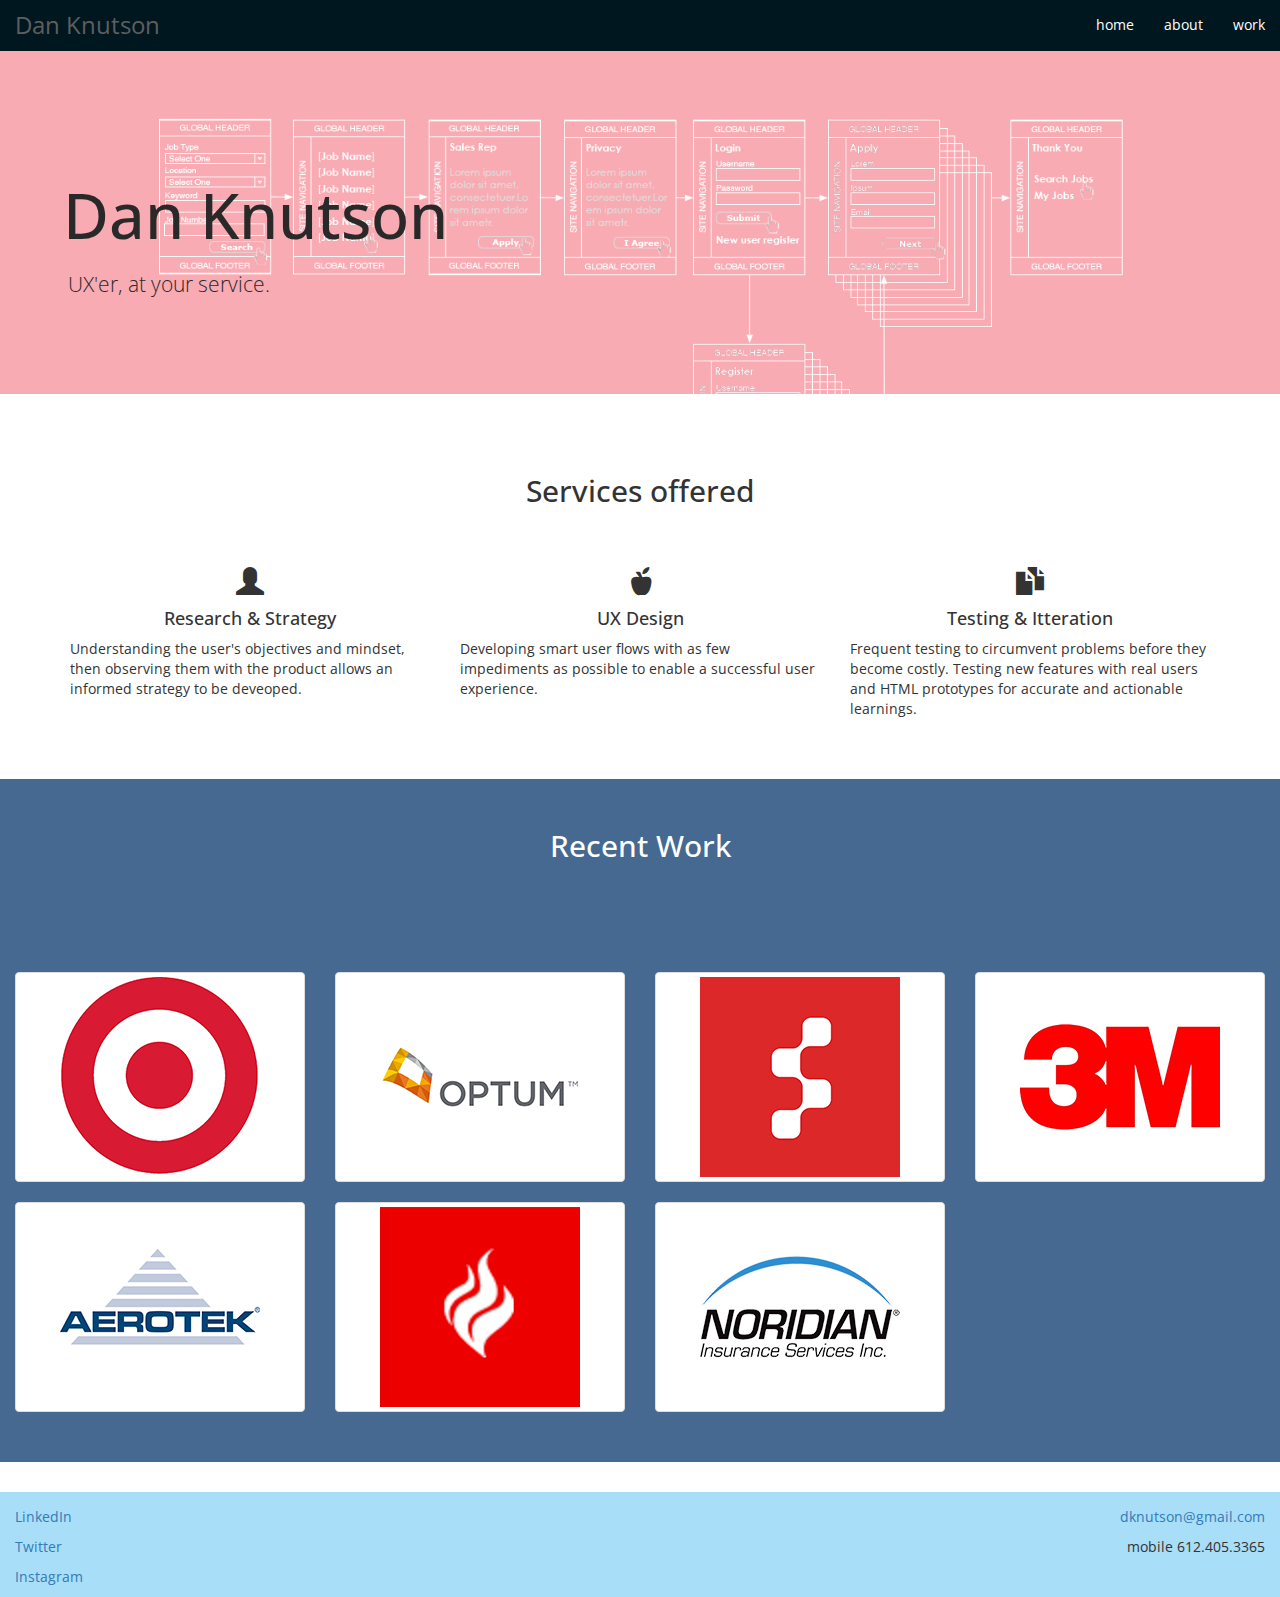
<file: index.html>
<!DOCTYPE html>
<html lang="en">
  <head>
    <meta charset="utf-8">
    <meta http-equiv="X-UA-Compatible" content="IE=edge">
    <meta name="viewport" content="width=device-width, initial-scale=1">

    <title>Dan Knutson</title>

    <link href="https://maxcdn.bootstrapcdn.com/bootstrap/3.3.6/css/bootstrap.min.css" rel="stylesheet">
    <link href="css/styles.css" rel="stylesheet">
    <link href='https://fonts.googleapis.com/css?family=Open+Sans:400,300' rel='stylesheet' type='text/css'>


  </head>
  <body>

    <nav class="navbar navbar-default navbar-fixed-top">
      <div class="container-fluid">
          <!-- Brand and toggle get grouped for better mobile display -->
          <div class="navbar-header">
            <button type="button" class="navbar-toggle collapsed" data-toggle="collapse" data-target="#bs-example-navbar-collapse-1" aria-expanded="false">
              <span class="sr-only">Toggle navigation</span>
              <span class="icon-bar"></span>
              <span class="icon-bar"></span>
              <span class="icon-bar"></span>
            </button>
            <a class="navbar-brand" href="index.html">Dan Knutson</a>
          </div>
          <!-- Collect the nav links, forms, and other content for toggling -->
          <div class="collapse navbar-collapse" id="bs-example-navbar-collapse-1">
            <ul class="nav navbar-nav navbar-right">
              <li><a href="index.html">home</a></li>
              <li><a href="about.html">about</a></li>
              <li><a href="work.html">work</a></li>
            </ul>
          </div><!-- /.navbar-collapse -->
        </div><!-- /.container-fluid -->
    </nav>

    <div class="jumbotron" class="center-block" style="background-image: url(images/backgrounds/jumbo-background.png)" >
      <div class="col-xs-12" style="height:150px;"></div>
      <h1 style="color:#292929;padding-left:1em">Dan Knutson</h1>
      <div class="col-xs-12" style="height:10px;"></div>
      <p style="color:#292929;padding-left:3.25em">UX'er, at your service.</p>
      <div class="col-xs-12" style="height:50px;"></div>
    </div>

    <div class="container center-block">
      <div class="row text-center">
        <div class="col-xs-12" style="height:50px;"></div>
        <h2>Services offered</h2>
        <div class="col-xs-12" style="height:50px;"></div>
      </div>
        <div class="row">
          <div class="col-md-4 text-center">
            <span style="font-size:2em;" class="glyphicon glyphicon-user" aria-hidden="true"></span>
            <h4>Research & Strategy</h4>
            <p class="text-left">Understanding the user's objectives and mindset, then observing them with the product allows an informed strategy to be deveoped.</p>
            </div>

          <div class="col-md-4 text-center">
            <span style="font-size:2em;" class="glyphicon glyphicon-apple" aria-hidden="true"></span>
            <h4>UX Design</h4>
            <p class="text-left">Developing smart user flows with as few impediments as possible to enable a successful user experience.</p>
          </div>

          <div class="col-md-4 text-center">
            <span style="font-size:2em;" class="glyphicon glyphicon-duplicate" aria-hidden="true"></span>
            <h4>Testing & Itteration</h4>
            <p class="text-left">Frequent testing to circumvent problems before they become costly. Testing new features with real users and HTML prototypes for accurate and actionable learnings.</p>
          </div>
        </div>
        <div class="col-xs-12" style="height:50px;"></div>

      </div>
    </div>



    <div class="jumbotron" class=".center-block" style="background: #456990">
      <h2 class="text-center" style="color:white;">Recent Work</h2>
      <div class="col-xs-12" style="height:50px;"></div>
        <div class="container-fluid">
          <div class="row">
            <div class="col-xs-12" style="height:50px;"></div>
            <div class="col-xs-6 col-md-3">
              <a href="target.html" class="thumbnail"><img src="images/logos/200_target.png" alt="Target"></a>
            </div>
            <div class="col-xs-6 col-md-3">
              <a href="sapient_optum.html" class="thumbnail"><img src="images/logos/200_optum.png" alt="Optum"></a>
            </div>
            <div class="col-xs-6 col-md-3">
              <a href="sapient_optum.html" class="thumbnail"><img src="images/logos/200_sapientnitro.png" alt="SapientNitro"></a>
            </div>
            <div class="col-xs-6 col-md-3">
              <a href="3m.html" class="thumbnail"><img src="images/logos/200_3m.png" alt="3M"></a>
            </div>
            <div class="col-xs-6 col-md-3">
              <a href="aerotek.html" class="thumbnail"><img src="images/logos/200_aerotek.png" alt="3M"></a>
            </div>
            <div class="col-xs-6 col-md-3">
              <a href="flint_noridian.html" class="thumbnail"><img src="images/logos/200_flint.png" alt="Flint"></a>
            </div>
            <div class="col-xs-6 col-md-3">
              <a href="flint_noridian.html" class="thumbnail"><img src="images/logos/200_noridian.png" alt="Noridian"></a>
            </div>
          </div>
        </div>

    </div>

    <div class="container-fluid" border-top="1px">
      <div class="row" style="background: #A9DEF9" >
        <div class="col-xs-12" style="height:15px;"></div>
        <div class="col-xs-5 col-md-5">
          <p><a href="https://www.linkedin.com/in/danknutson" target="_blank" >LinkedIn</a></p>
          <p><a href="https://www.twitter.com/dknutson" target="_blank" >Twitter</a></p>
          <p><a href="https://www.instagram.com/dknutson" target="_blank" >Instagram</a></p>
        </div>
        <div class="col-xs-2 col-md-2">
        </div>
        <div class="col-xs-5 col-md-5 text-right">
          <p><a href="mailto:dknutson@gmail.com" />dknutson@gmail.com</a></p>
          <p>mobile 612.405.3365</p>
        </div>
      </div>
    </div>


<!-- jQuery (necessary for Bootstrap's JavaScript plugins) -->
<script src="https://ajax.googleapis.com/ajax/libs/jquery/1.11.3/jquery.min.js"></script>
<!-- Include all compiled plugins (below), or include individual files as needed -->
<script src="https://maxcdn.bootstrapcdn.com/bootstrap/3.3.6/js/bootstrap.min.js"></script>
</body>
</html>
</file>
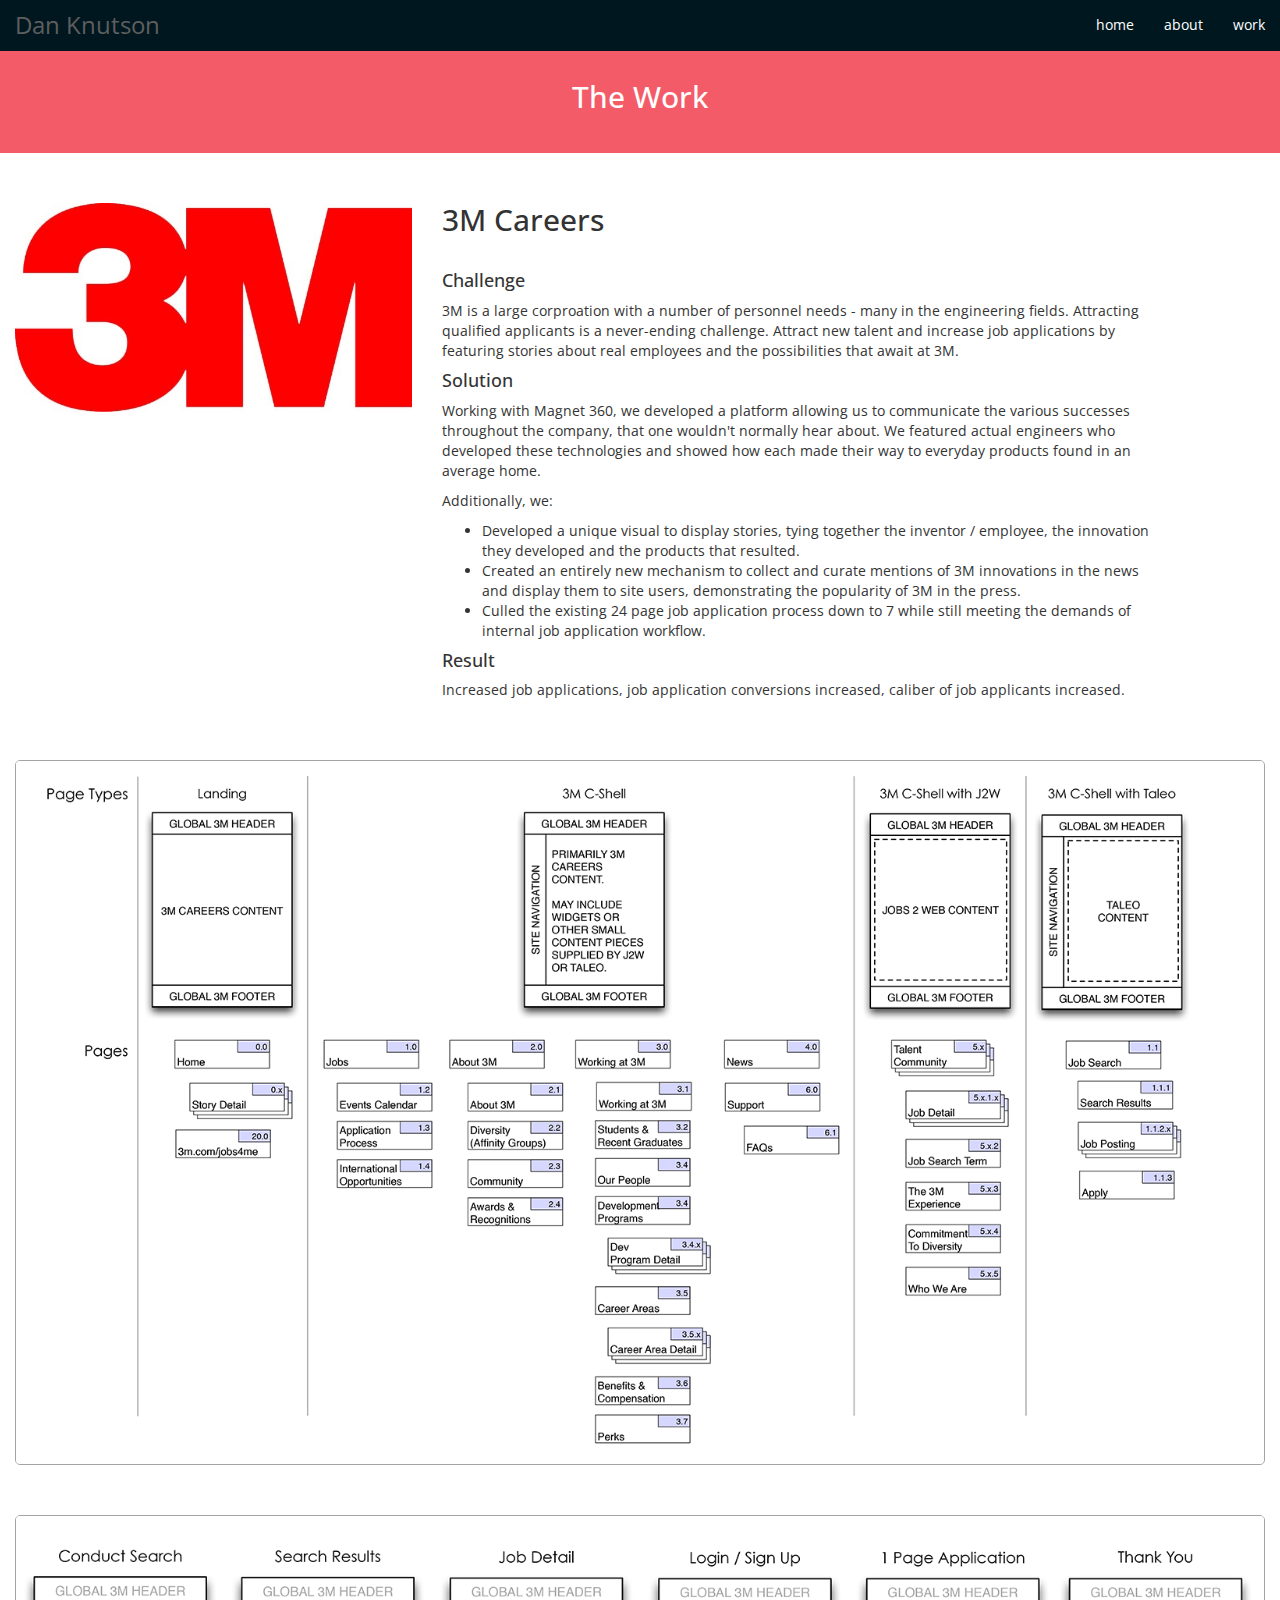
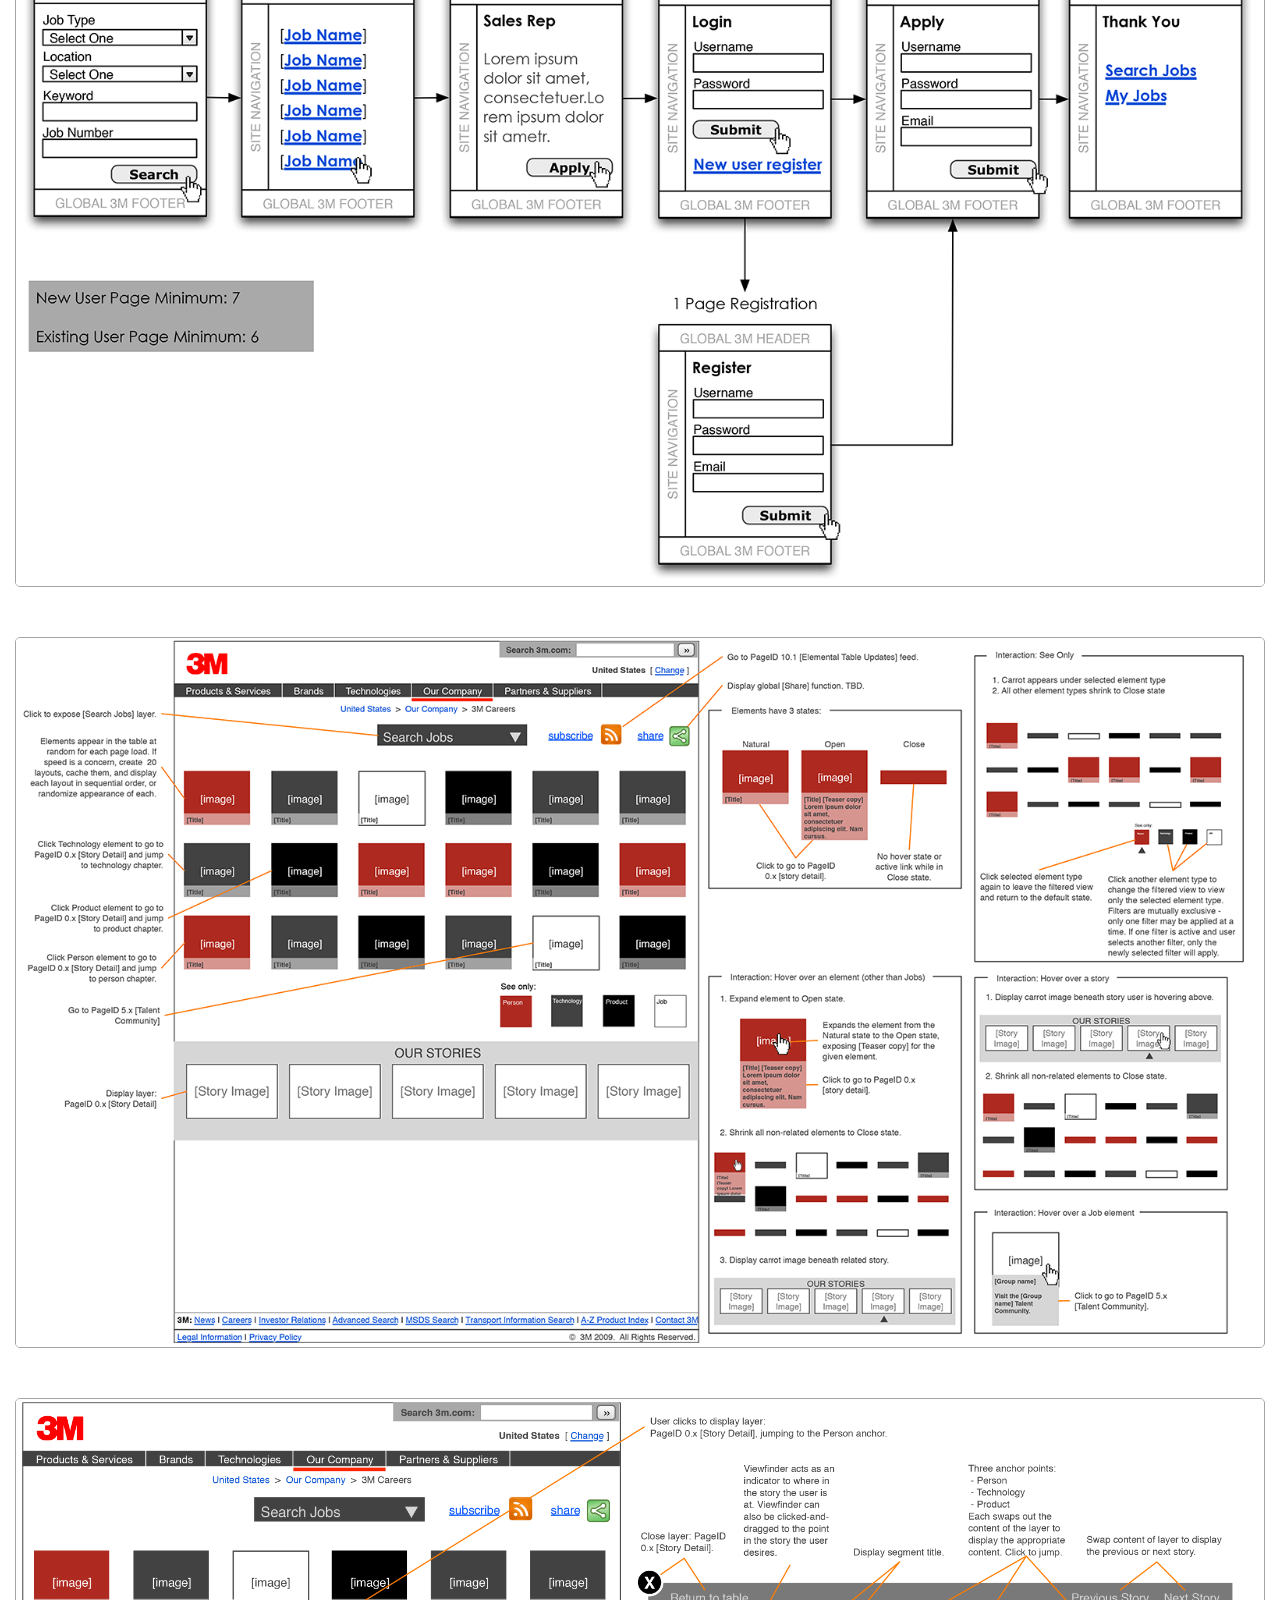
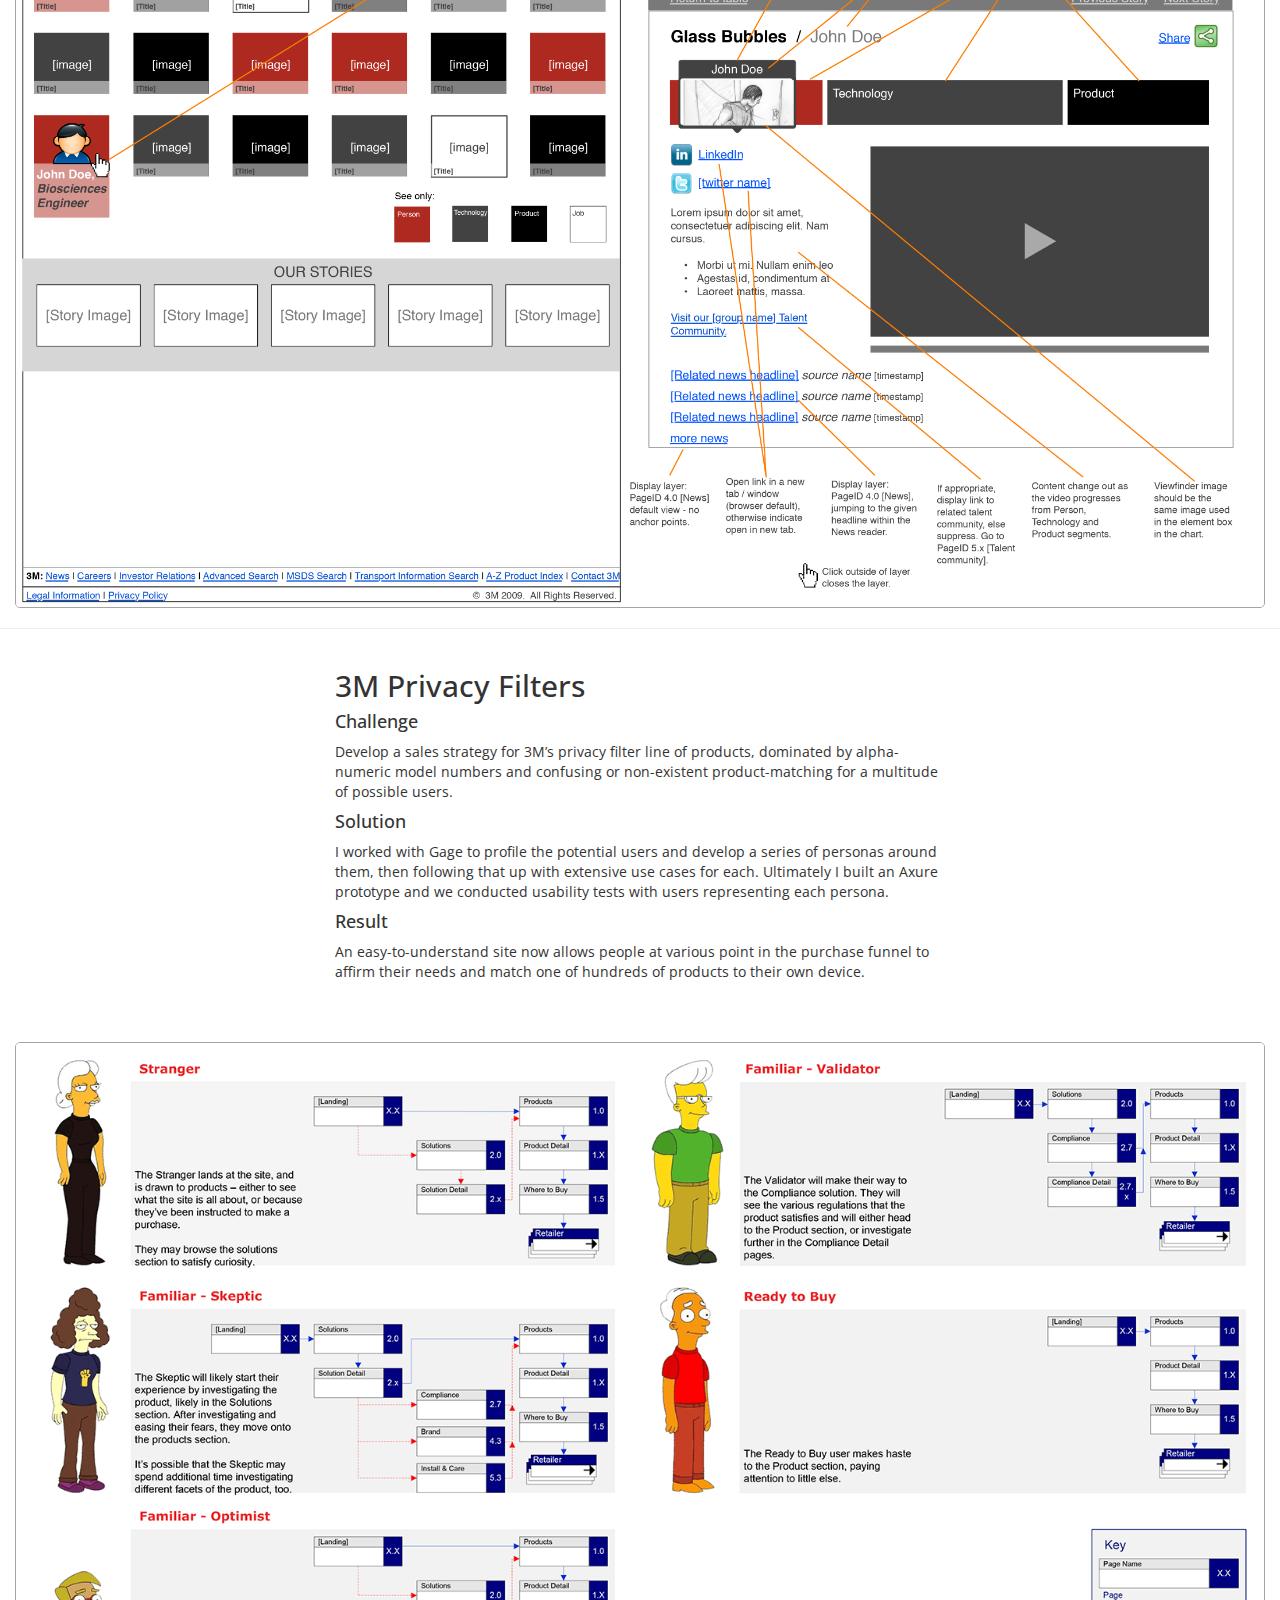
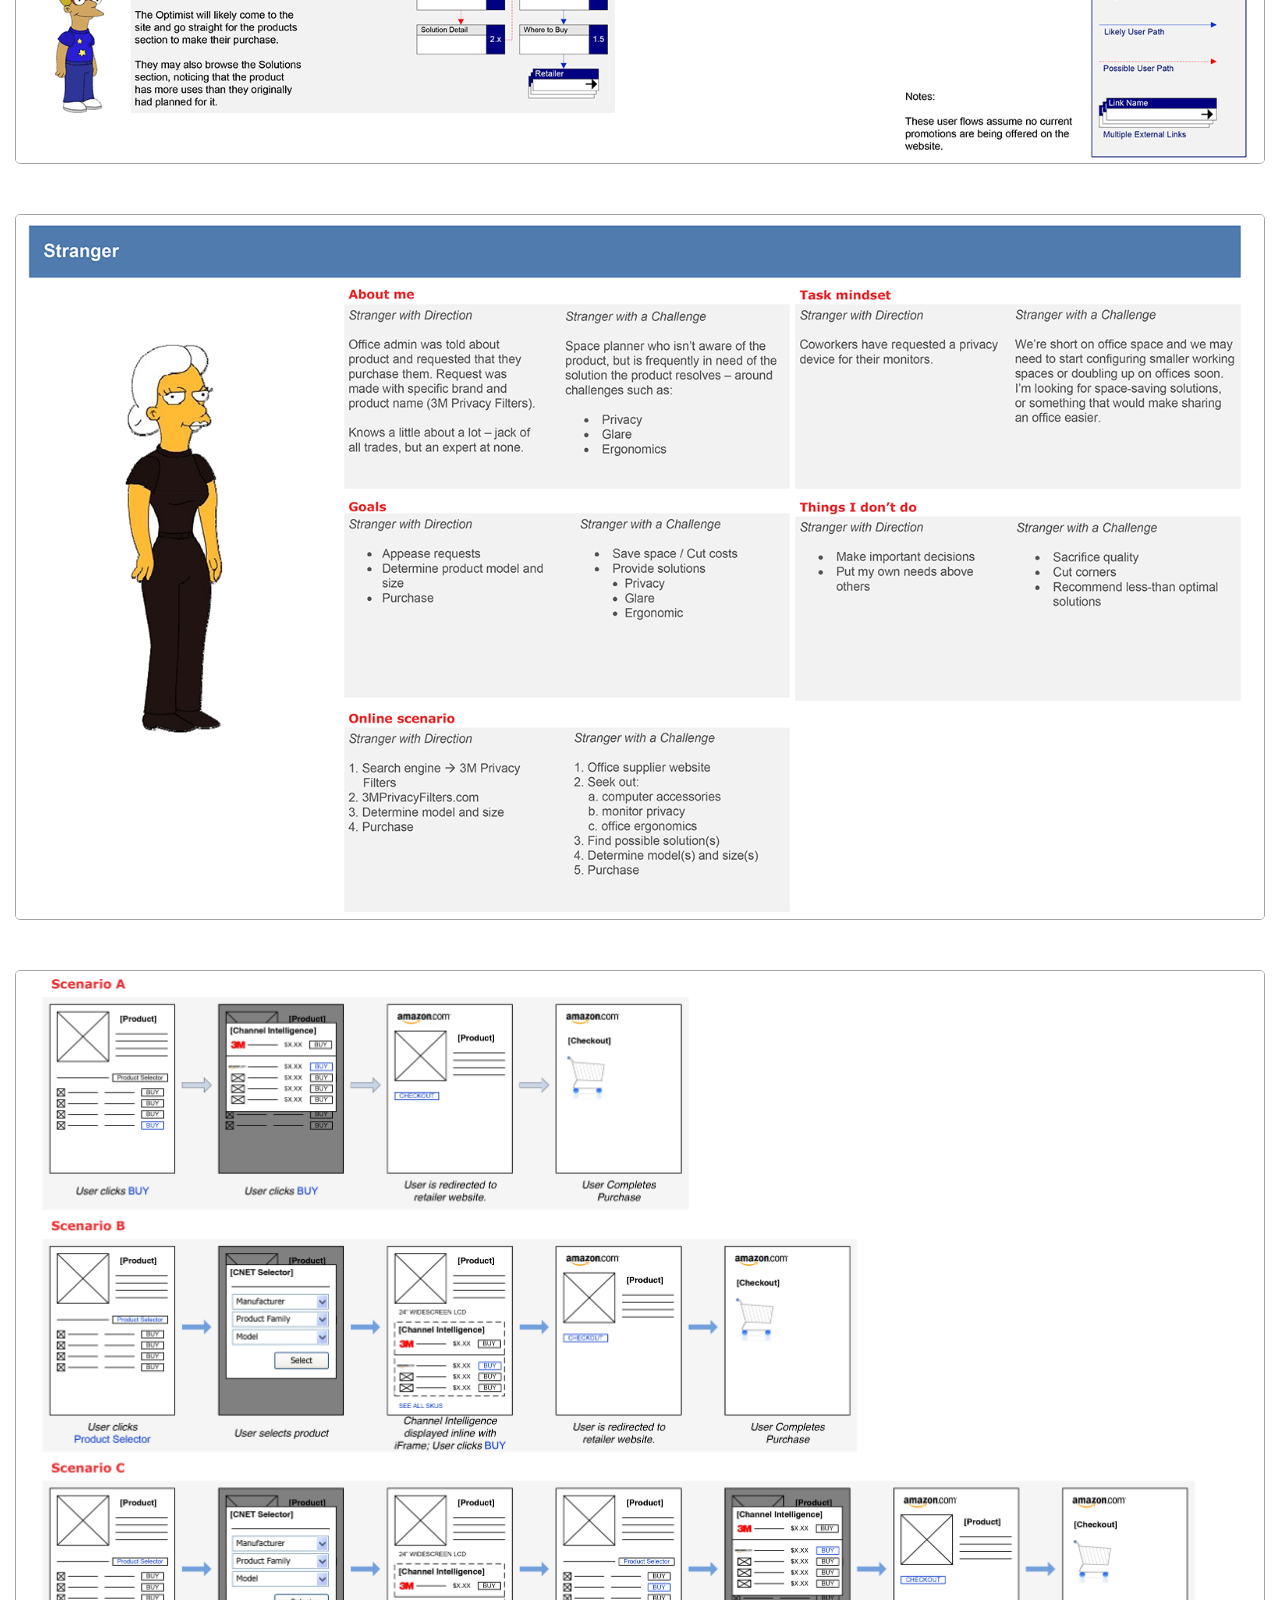
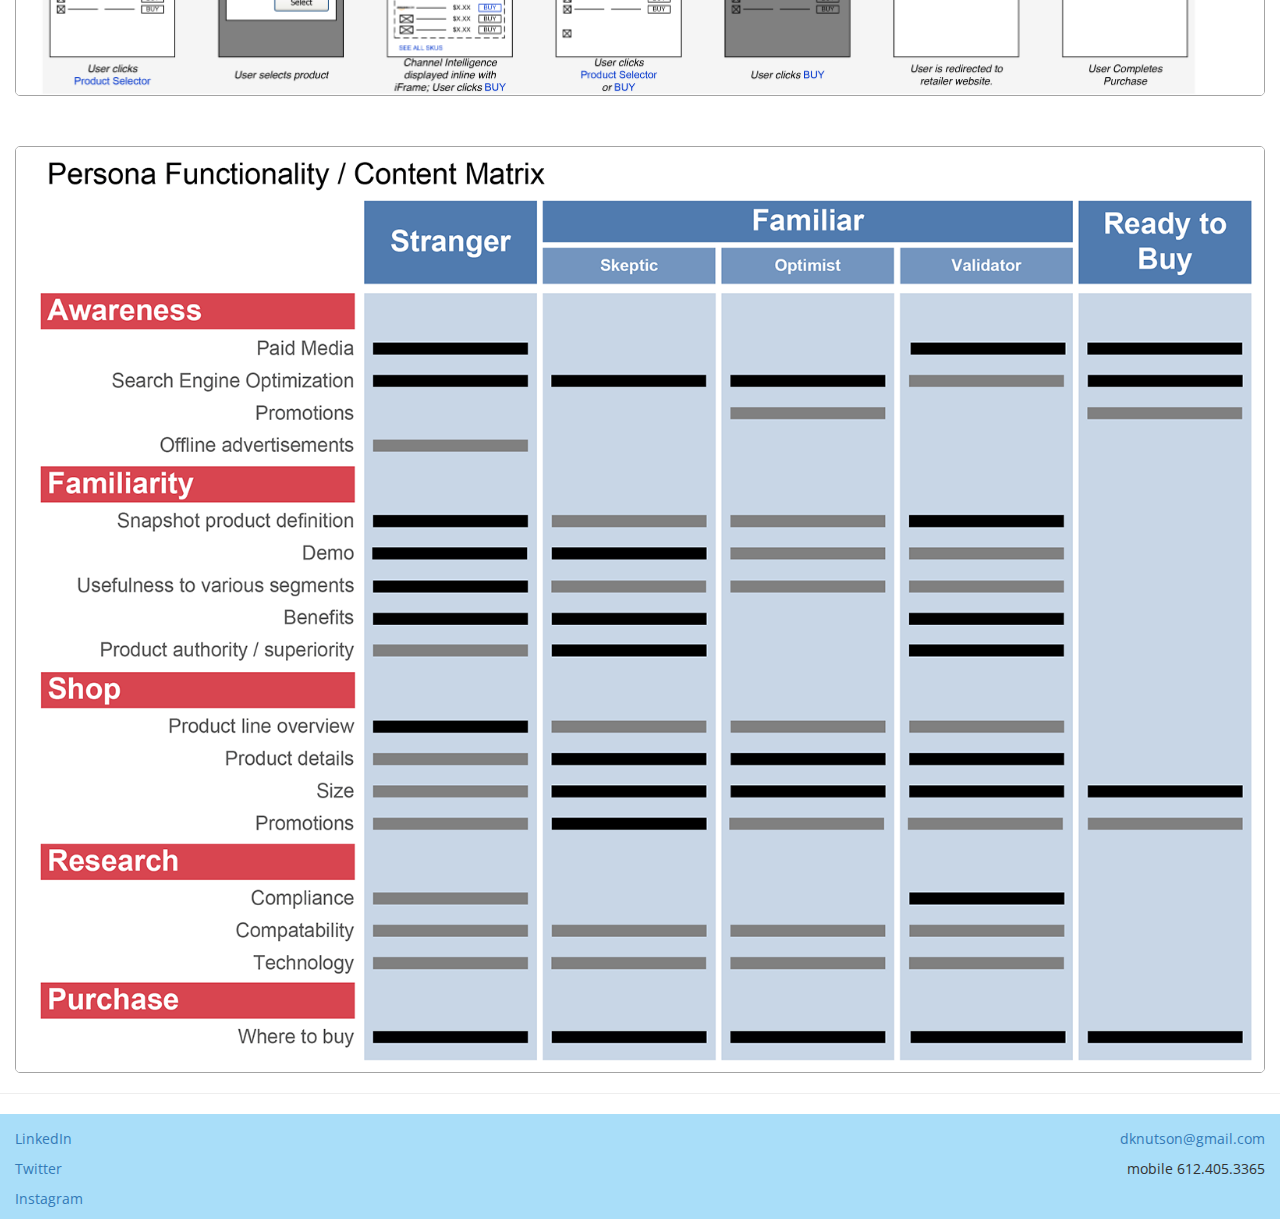
<file: 3m.html>
<!DOCTYPE html>
<html lang="en">
  <head>
    <meta charset="utf-8">
    <meta http-equiv="X-UA-Compatible" content="IE=edge">
    <meta name="viewport" content="width=device-width, initial-scale=1">

    <title>Dan Knutson</title>

    <link href="css/bootstrap.min.css" rel="stylesheet">
    <link href="css/styles.css" rel="stylesheet">
    <link href='https://fonts.googleapis.com/css?family=Open+Sans:400,300' rel='stylesheet' type='text/css'>

  </head>
  <body>

    <nav class="navbar navbar-default navbar-fixed-top">
      <div class="container-fluid">
          <!-- Brand and toggle get grouped for better mobile display -->
          <div class="navbar-header">
            <button type="button" class="navbar-toggle collapsed" data-toggle="collapse" data-target="#bs-example-navbar-collapse-1" aria-expanded="false">
              <span class="sr-only">Toggle navigation</span>
              <span class="icon-bar"></span>
              <span class="icon-bar"></span>
              <span class="icon-bar"></span>
            </button>
            <a class="navbar-brand" href="index.html">Dan Knutson</a>
          </div>
          <!-- Collect the nav links, forms, and other content for toggling -->
          <div class="collapse navbar-collapse" id="bs-example-navbar-collapse-1">
            <ul class="nav navbar-nav navbar-right">
              <li><a href="index.html">home</a></li>
              <li><a href="about.html">about</a></li>
              <li><a href="work.html">work</a></li>
            </ul>
          </div><!-- /.navbar-collapse -->
        </div><!-- /.container-fluid -->
    </nav>

    <div class="jumbotron" class="center-block" style="background: #F45B69">
      <div class="col-xs-12" style="height:50px;"></div>
      <h2 class="text-center" style="color:white;">The Work</h2>
    </div>

  <div class="container-fluid">
    <div class="row">
      <div class="col-xs-12 col-md-4" >
        <div class="col-xs-12" style="height:20px;"></div>
          <img src="images/logos/3M-Logo.jpg" alt="3M" class="img-responsive center-block" />
      </div>
      <div class="col-xs-12 col-md-7">
        <h2>3M Careers</h2>
        <div class="col-xs-12" style="height:25px;"></div>
        <h4>Challenge</h4>
        <p>3M is a large corproation with a number of personnel needs - many in the engineering fields. Attracting qualified applicants is a never-ending challenge. Attract new talent and increase job applications by featuring stories about real employees and the possibilities that await at 3M.</p>
        <h4>Solution</h4>
        <p>Working with Magnet 360, we developed a platform allowing us to communicate the various successes throughout the company, that one wouldn't normally hear about. We featured actual engineers who developed these technologies and showed how each made their way to everyday products found in an average home.</p>
        <p>Additionally, we:</p>
          <ul>
            <li>Developed a unique visual to display stories, tying together the inventor / employee, the innovation they developed and the products that resulted.</li>
            <li>Created an entirely new mechanism to collect and curate mentions of 3M innovations in the news and display them to site users, demonstrating the popularity of 3M in the press.</li>
            <li>Culled the existing 24 page job application process down to 7 while still meeting the demands of internal job application workflow.</li>
          </ul>
        <h4>Result</h4>
        <p>Increased job applications, job application conversions increased, caliber of job applicants increased.</p>
      </div>
    </div>
  </div>

  <div class="col-xs-12" style="height:50px;"></div>

  <div class="container-fluid">
      <img src="images/work/3m_careers_1.png" class="img-responsive portfolio center-block" />
  </div>

  <div class="col-xs-12" style="height:50px;"></div>

  <div class="container-fluid">
      <img src="images/work/3m_careers_2.png" class="img-responsive portfolio center-block" />
  </div>

  <div class="col-xs-12" style="height:50px;"></div>

  <div class="container-fluid">
      <img src="images/work/3m_careers_3.png" class="img-responsive portfolio center-block" />
  </div>

  <div class="col-xs-12" style="height:50px;"></div>

  <div class="container-fluid">
      <img src="images/work/3m_careers_4.png" class="img-responsive portfolio center-block" />
  </div>

  <hr />

  <div class="container-fluid">
    <div class="row">
      <!-- <div class="col-xs-12 col-md-4" >
        <img src="images/logos/3M-Logo.jpg" alt="3M" class="img-responsive center-block" />
      </div> -->
      <div class="col-xs-12 col-md-6 col-md-offset-3">
        <h2>3M Privacy Filters</h2>
        <h4>Challenge</h4>
        <p>Develop a sales strategy for 3M’s privacy filter line of products, dominated by alpha-numeric model numbers and confusing or non-existent product-matching for a multitude of possible users.</p>
        <h4>Solution</h4>
        <p>I worked with Gage to profile the potential users and develop a series of personas around them, then following that up with extensive use cases for each. Ultimately I built an Axure prototype and we conducted usability tests with users representing each persona.</p>
        <h4>Result</h4>
        <p>An easy-to-understand site now allows people at various point in the purchase funnel to affirm their needs and match one of hundreds of products to their own device.</p>
      </div>
    </div>
  </div>

  <div class="col-xs-12" style="height:50px;"></div>

  <div class="container-fluid">
      <img src="images/work/3m_privacy_1.png" class="img-responsive portfolio center-block" />
  </div>

  <div class="col-xs-12" style="height:50px;"></div>

  <div class="container-fluid">
      <img src="images/work/3m_privacy_2.png" class="img-responsive portfolio center-block" />
  </div>

  <div class="col-xs-12" style="height:50px;"></div>

  <div class="container-fluid">
      <img src="images/work/3m_privacy_3.png" class="img-responsive portfolio center-block" />
  </div>

  <div class="col-xs-12" style="height:50px;"></div>

  <div class="container-fluid">
      <img src="images/work/3m_privacy_4.png" class="img-responsive portfolio center-block" />
  </div>

  <hr />

  <div class="container-fluid" border-top="1px">
    <div class="row" style="background: #A9DEF9" >
      <div class="col-xs-12" style="height:15px;"></div>
      <div class="col-xs-5 col-md-5">
        <p><a href="https://www.linkedin.com/in/danknutson" target="_blank" >LinkedIn</a></p>
        <p><a href="https://www.twitter.com/dknutson" target="_blank" >Twitter</a></p>
        <p><a href="https://www.instagram.com/dknutson" target="_blank" >Instagram</a></p>
      </div>
      <div class="col-xs-2 col-md-2">
      </div>
      <div class="col-xs-5 col-md-5 text-right">
        <p><a href="mailto:dknutson@gmail.com" />dknutson@gmail.com</a></p>
        <p>mobile 612.405.3365</p>
      </div>
    </div>
  </div>

  <!-- jQuery (necessary for Bootstrap's JavaScript plugins) -->
  <script src="https://ajax.googleapis.com/ajax/libs/jquery/1.11.3/jquery.min.js"></script>
  <!-- Include all compiled plugins (below), or include individual files as needed -->
  <script src="https://maxcdn.bootstrapcdn.com/bootstrap/3.3.6/js/bootstrap.min.js"></script>
  </body>
  </html>
</file>
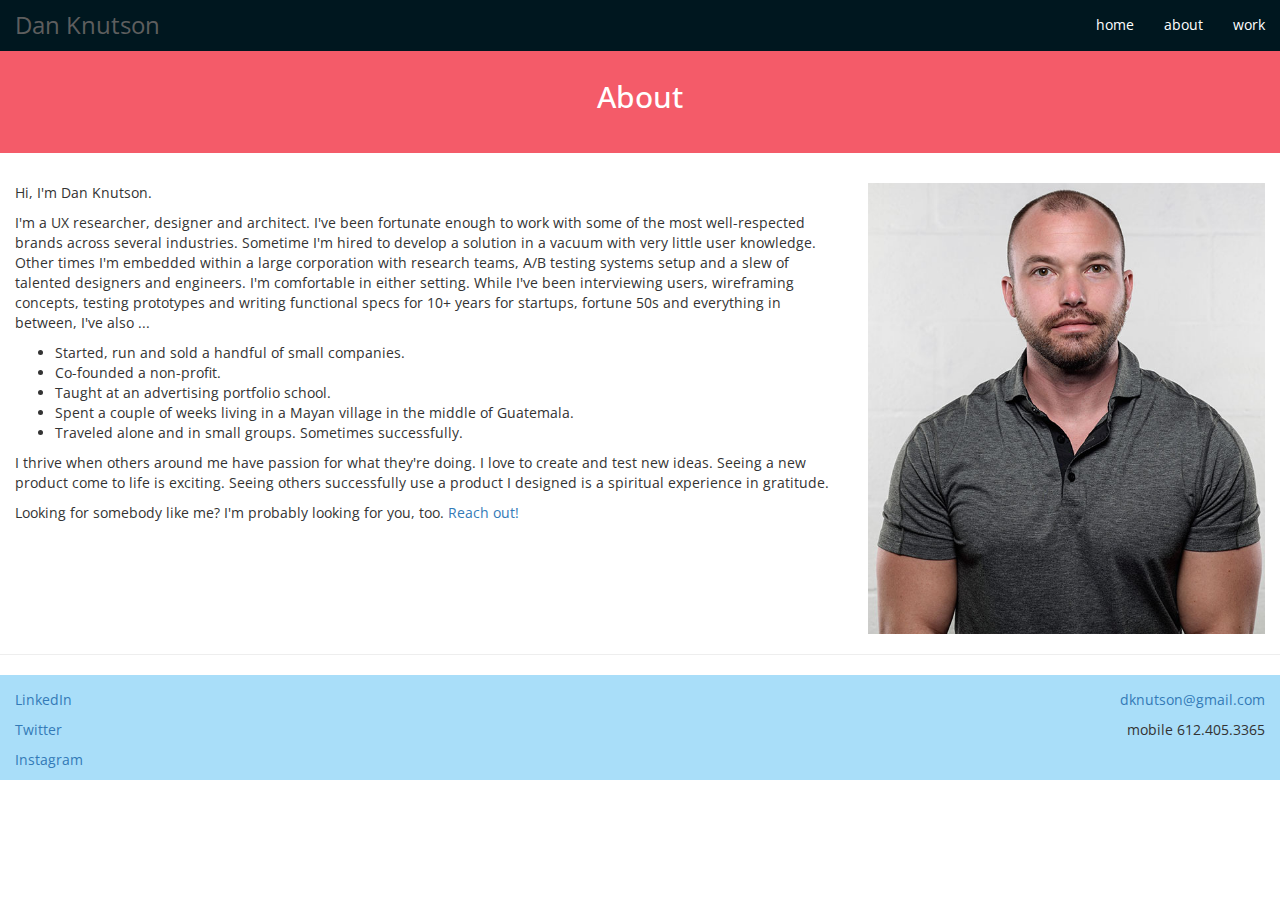
<file: about.html>
<!DOCTYPE html>
<html lang="en">
  <head>
    <meta charset="utf-8">
    <meta http-equiv="X-UA-Compatible" content="IE=edge">
    <meta name="viewport" content="width=device-width, initial-scale=1">

    <title>Dan Knutson</title>

    <link href="css/bootstrap.min.css" rel="stylesheet">
    <link href="css/styles.css" rel="stylesheet">
    <link href='https://fonts.googleapis.com/css?family=Open+Sans:400,300' rel='stylesheet' type='text/css'>

  </head>
  <body>

    <nav class="navbar navbar-default navbar-fixed-top">
      <div class="container-fluid">
          <!-- Brand and toggle get grouped for better mobile display -->
          <div class="navbar-header">
            <button type="button" class="navbar-toggle collapsed" data-toggle="collapse" data-target="#bs-example-navbar-collapse-1" aria-expanded="false">
              <span class="sr-only">Toggle navigation</span>
              <span class="icon-bar"></span>
              <span class="icon-bar"></span>
              <span class="icon-bar"></span>
            </button>
            <a class="navbar-brand" href="index.html">Dan Knutson</a>
          </div>
          <!-- Collect the nav links, forms, and other content for toggling -->
          <div class="collapse navbar-collapse" id="bs-example-navbar-collapse-1">
            <ul class="nav navbar-nav navbar-right">
              <li><a href="index.html">home</a></li>
              <li><a href="about.html">about</a></li>
              <li><a href="work.html">work</a></li>
            </ul>
          </div><!-- /.navbar-collapse -->
        </div><!-- /.container-fluid -->
    </nav>

    <div class="jumbotron" class="center-block" style="background: #F45B69">
      <div class="col-xs-12" style="height:50px;"></div>
      <h2 class="text-center" style="color:white;">About</h2>
    </div>

  <div class="container-fluid">
    <div class="row">
      <div class="col-xs-12 col-sm-6 col-md-8">
        <p>Hi, I'm Dan Knutson.</p>
        <p>I'm a UX researcher, designer and architect. I've been fortunate enough to work with some of the most well-respected brands across several industries. Sometime I'm hired to develop a solution in a vacuum with very little user knowledge. Other times I'm embedded within a large corporation with research teams, A/B testing systems setup and a slew of talented designers and engineers. I'm comfortable in either setting.

        While I've been interviewing users, wireframing concepts, testing prototypes and writing functional specs for 10+ years for startups, fortune 50s and everything in between, I've also ...

        <ul>
          <li>Started, run and sold a handful of small companies.</li>
          <li>Co-founded a non-profit.</li>
          <li>Taught at an advertising portfolio school.</li>
          <li>Spent a couple of weeks living in a Mayan village in the middle of Guatemala.</li>
          <li>Traveled alone and in small groups. Sometimes successfully.</li>
        </ul>

        <p>I thrive when others around me have passion for what they're doing. I love to create and test new ideas. Seeing a new product come to life is exciting. Seeing others successfully use a product I designed is a spiritual experience in gratitude.</p>

        <p>Looking for somebody like me? I'm probably looking for you, too. <a href="contact.html">Reach out!</a></p>

      </div>
      <div class="col-xs-6 col-md-4">
        <img class="img-responsive center-block" src="images/dan.jpg" />
      </div>
    </div>
  </div>

  <hr />

  <div class="container-fluid" border-top="1px">
    <div class="row" style="background: #A9DEF9" >
      <div class="col-xs-12" style="height:15px;"></div>
      <div class="col-xs-5 col-md-5">
        <p><a href="https://www.linkedin.com/in/danknutson" target="_blank" >LinkedIn</a></p>
        <p><a href="https://www.twitter.com/dknutson" target="_blank" >Twitter</a></p>
        <p><a href="https://www.instagram.com/dknutson" target="_blank" >Instagram</a></p>
      </div>
      <div class="col-xs-2 col-md-2">
      </div>
      <div class="col-xs-5 col-md-5 text-right">
        <p><a href="mailto:dknutson@gmail.com" />dknutson@gmail.com</a></p>
        <p>mobile 612.405.3365</p>
      </div>
    </div>
  </div>

  <!-- jQuery (necessary for Bootstrap's JavaScript plugins) -->
  <script src="https://ajax.googleapis.com/ajax/libs/jquery/1.11.3/jquery.min.js"></script>
  <!-- Include all compiled plugins (below), or include individual files as needed -->
  <script src="https://maxcdn.bootstrapcdn.com/bootstrap/3.3.6/js/bootstrap.min.js"></script>
  </body>
  </html>
</file>
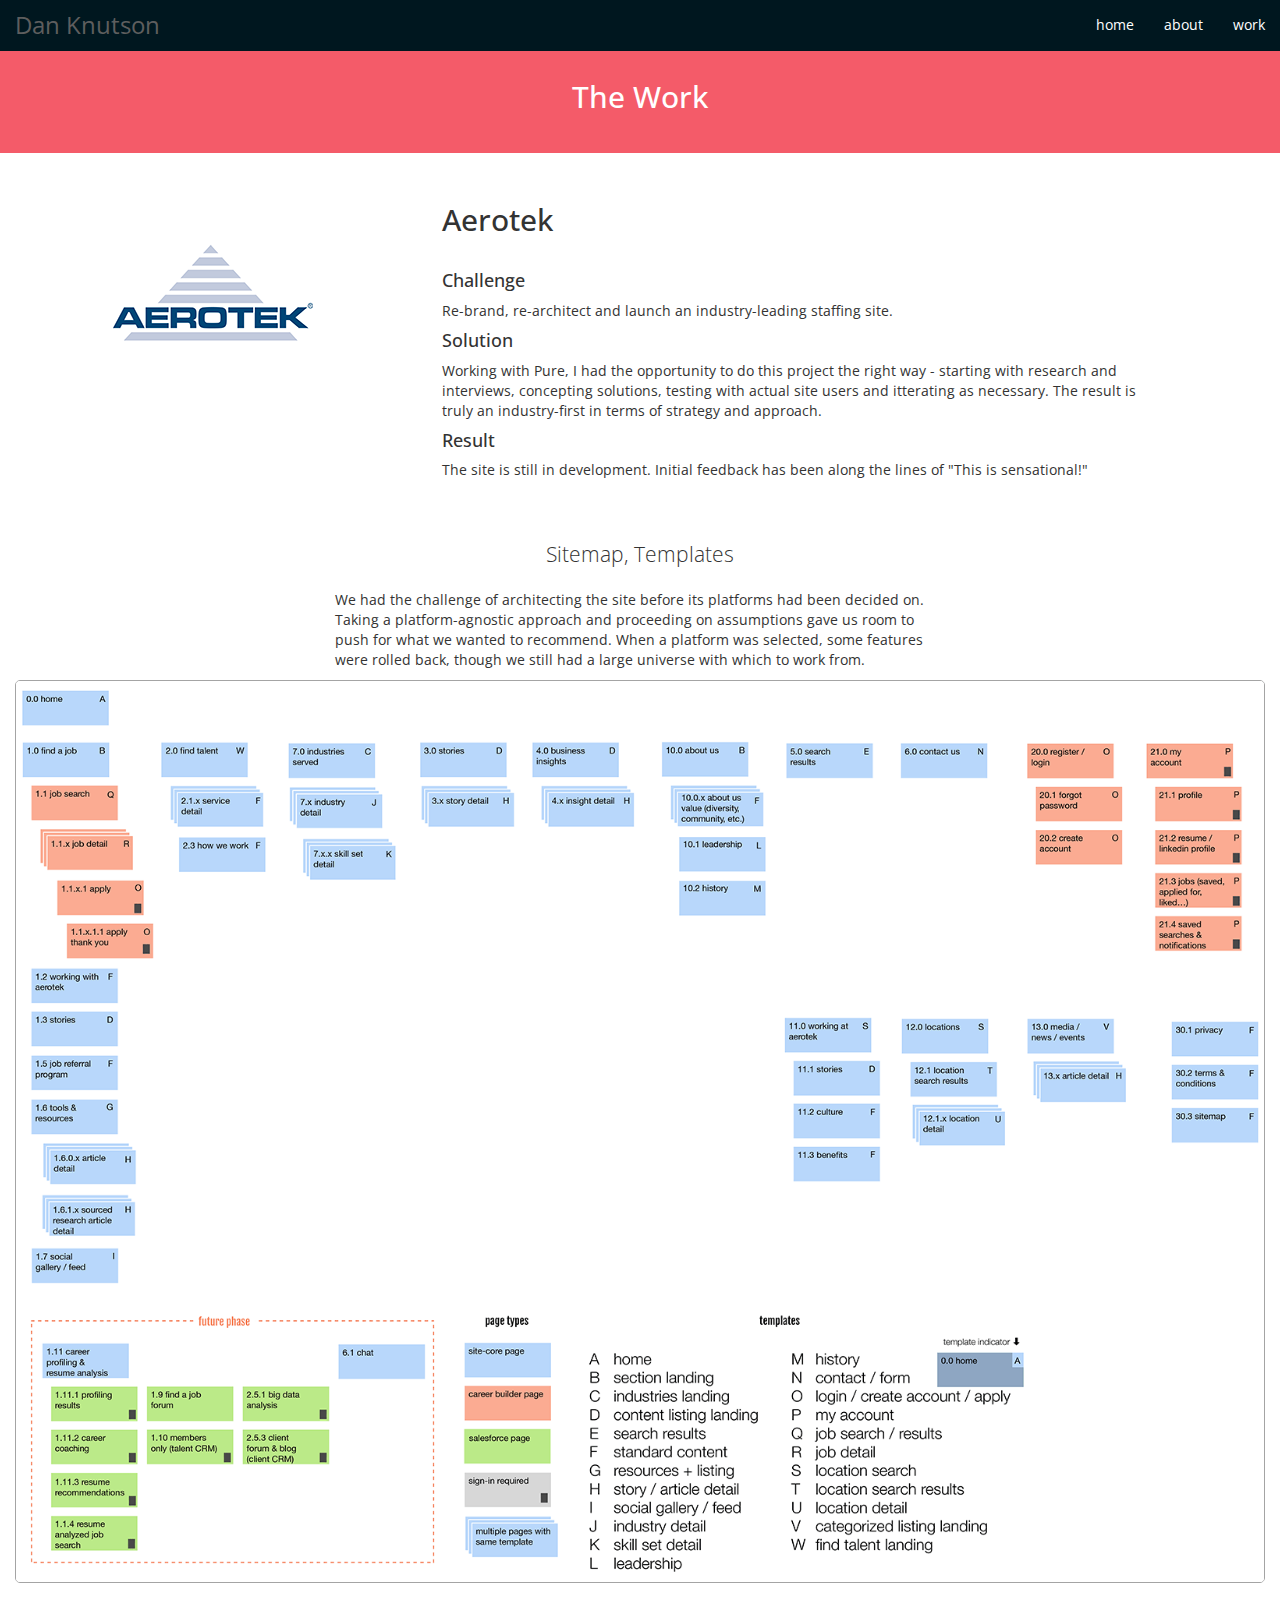
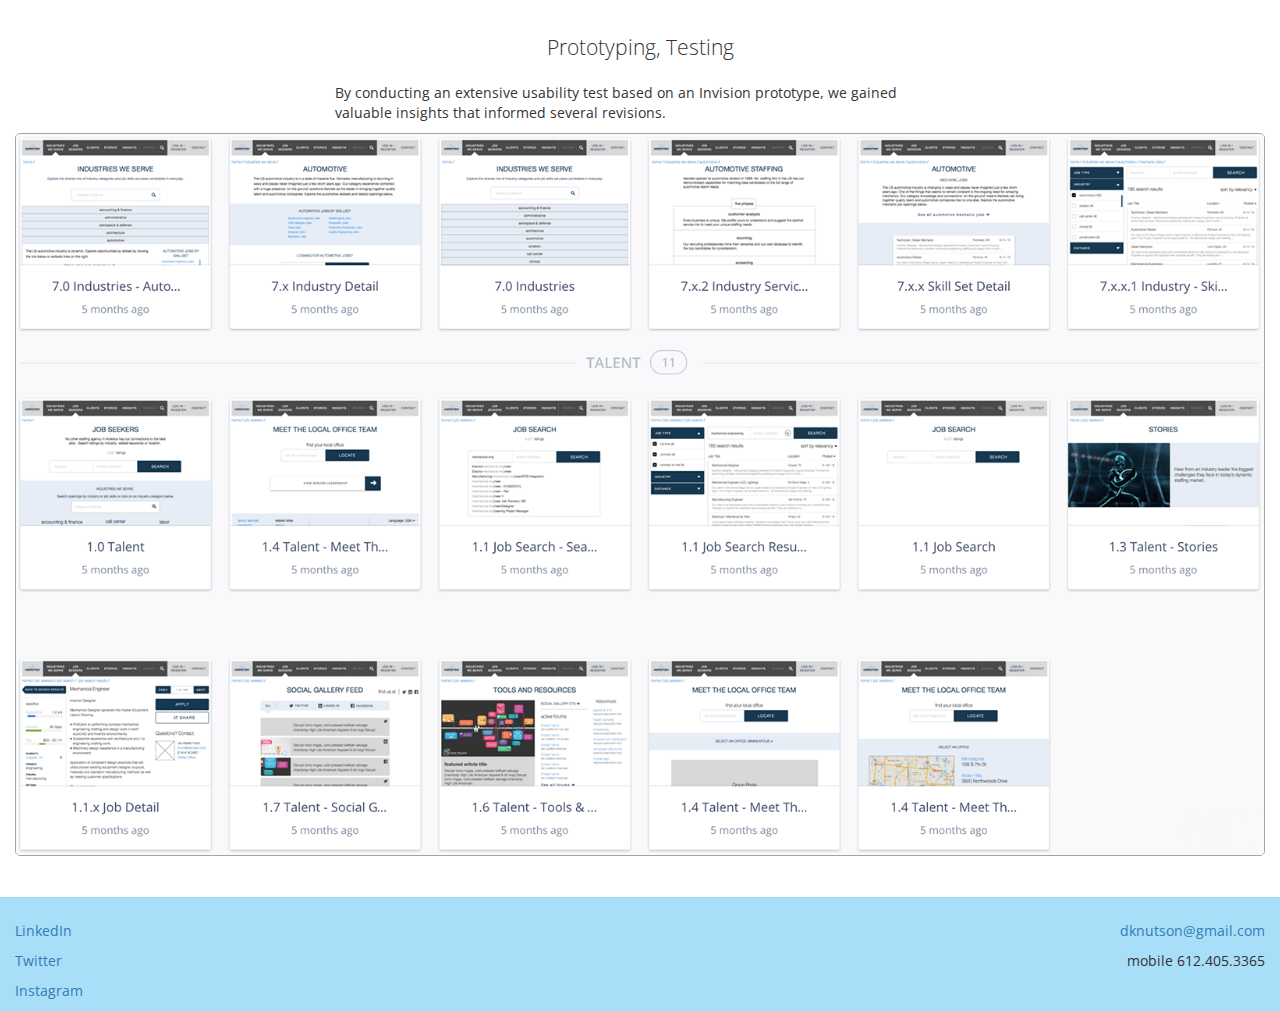
<file: aerotek.html>
<!DOCTYPE html>
<html lang="en">
  <head>
    <meta charset="utf-8">
    <meta http-equiv="X-UA-Compatible" content="IE=edge">
    <meta name="viewport" content="width=device-width, initial-scale=1">

    <title>Dan Knutson</title>

    <link href="css/bootstrap.min.css" rel="stylesheet">
    <link href="css/styles.css" rel="stylesheet">
    <link href='https://fonts.googleapis.com/css?family=Open+Sans:400,300' rel='stylesheet' type='text/css'>

  </head>
  <body>

    <nav class="navbar navbar-default navbar-fixed-top">
      <div class="container-fluid">
          <!-- Brand and toggle get grouped for better mobile display -->
          <div class="navbar-header">
            <button type="button" class="navbar-toggle collapsed" data-toggle="collapse" data-target="#bs-example-navbar-collapse-1" aria-expanded="false">
              <span class="sr-only">Toggle navigation</span>
              <span class="icon-bar"></span>
              <span class="icon-bar"></span>
              <span class="icon-bar"></span>
            </button>
            <a class="navbar-brand" href="index.html">Dan Knutson</a>
          </div>
          <!-- Collect the nav links, forms, and other content for toggling -->
          <div class="collapse navbar-collapse" id="bs-example-navbar-collapse-1">
            <ul class="nav navbar-nav navbar-right">
              <li><a href="index.html">home</a></li>
              <li><a href="about.html">about</a></li>
              <li><a href="work.html">work</a></li>
            </ul>
          </div><!-- /.navbar-collapse -->
        </div><!-- /.container-fluid -->
    </nav>

    <div class="jumbotron" class="center-block" style="background: #F45B69">
      <div class="col-xs-12" style="height:50px;"></div>
      <h2 class="text-center" style="color:white;">The Work</h2>
    </div>

  <div class="container-fluid">
    <div class="row">
      <div class="col-xs-12 col-md-4" >
        <div class="col-xs-12" style="height:20px;"></div>
        <img src="images/logos/200_aerotek.png" alt="Aerotek" class="center-block" />
      </div>
      <div class="col-xs-12 col-md-7">

        <h2>Aerotek</h2>
        <div class="col-xs-12" style="height:25px;"></div>

        <h4>Challenge</h4>
        <p>Re-brand, re-architect and launch an industry-leading staffing site.</p>

        <h4>Solution</h4>
        <p>Working with Pure, I had the opportunity to do this project the right way - starting with research and interviews, concepting solutions, testing with actual site users and itterating as necessary. The result is truly an industry-first in terms of strategy and approach.</p>

        <h4>Result</h4>
        <p>The site is still in development. Initial feedback has been along the lines of "This is sensational!"</p>
      </div>
    </div>
  </div>

  <div class="col-xs-12" style="height:50px;"></div>

    <p class="lead text-center">Sitemap, Templates</p>

    <div class="col-xs-12 col-md-6 col-md-offset-3" >
      <p>We had the challenge of architecting the site before its platforms had been decided on. Taking a platform-agnostic approach and proceeding on assumptions gave us room to push for what we wanted to recommend. When a platform was selected, some features were rolled back, though we still had a large universe with which to work from.</p>
    </div>

    <div class="container-fluid">
      <img src="images/work/aerotek_0.png" class="img-responsive portfolio center-block" />
    </div>

    <div class="col-xs-12" style="height:50px;"></div>

      <p class="lead text-center">Prototyping, Testing</p>

      <div class="col-xs-12 col-md-6 col-md-offset-3" >
        <p>By conducting an extensive usability test based on an Invision prototype, we gained valuable insights that informed several revisions.</p>
      </div>


    <div class="container-fluid">
      <img src="images/work/aerotek_1.png" class="img-responsive portfolio center-block" />
    </div>

  <div class="col-xs-12" style="height:50px;"></div>

  </div>


  <hr />

  <div class="container-fluid" border-top="1px">
    <div class="row" style="background: #A9DEF9" >
      <div class="col-xs-12" style="height:15px;"></div>
      <div class="col-xs-5 col-md-5">
        <p><a href="https://www.linkedin.com/in/danknutson" target="_blank" >LinkedIn</a></p>
        <p><a href="https://www.twitter.com/dknutson" target="_blank" >Twitter</a></p>
        <p><a href="https://www.instagram.com/dknutson" target="_blank" >Instagram</a></p>
      </div>
      <div class="col-xs-2 col-md-2">
      </div>
      <div class="col-xs-5 col-md-5 text-right">
        <p><a href="mailto:dknutson@gmail.com" />dknutson@gmail.com</a></p>
        <p>mobile 612.405.3365</p>
      </div>
    </div>
  </div>

  <!-- jQuery (necessary for Bootstrap's JavaScript plugins) -->
  <script src="https://ajax.googleapis.com/ajax/libs/jquery/1.11.3/jquery.min.js"></script>
  <!-- Include all compiled plugins (below), or include individual files as needed -->
  <script src="https://maxcdn.bootstrapcdn.com/bootstrap/3.3.6/js/bootstrap.min.js"></script>
  </body>
  </html>
</file>
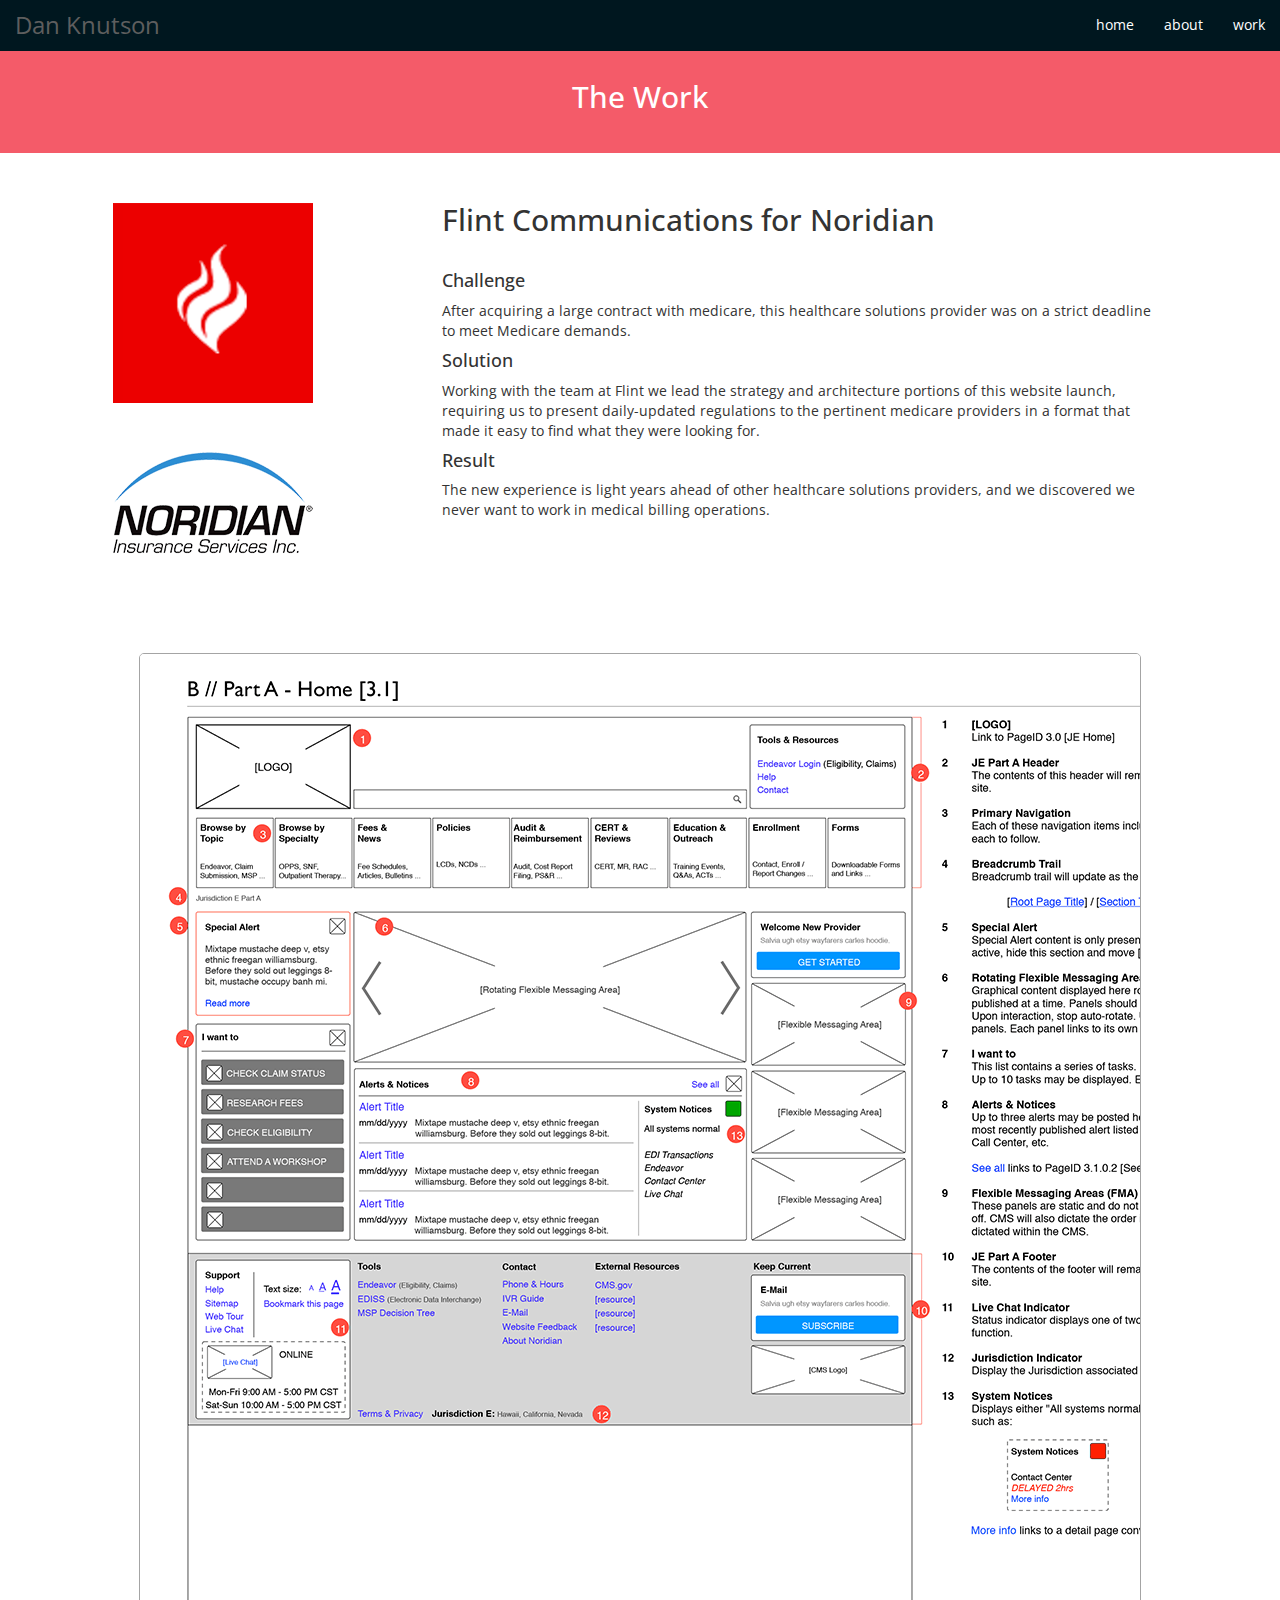
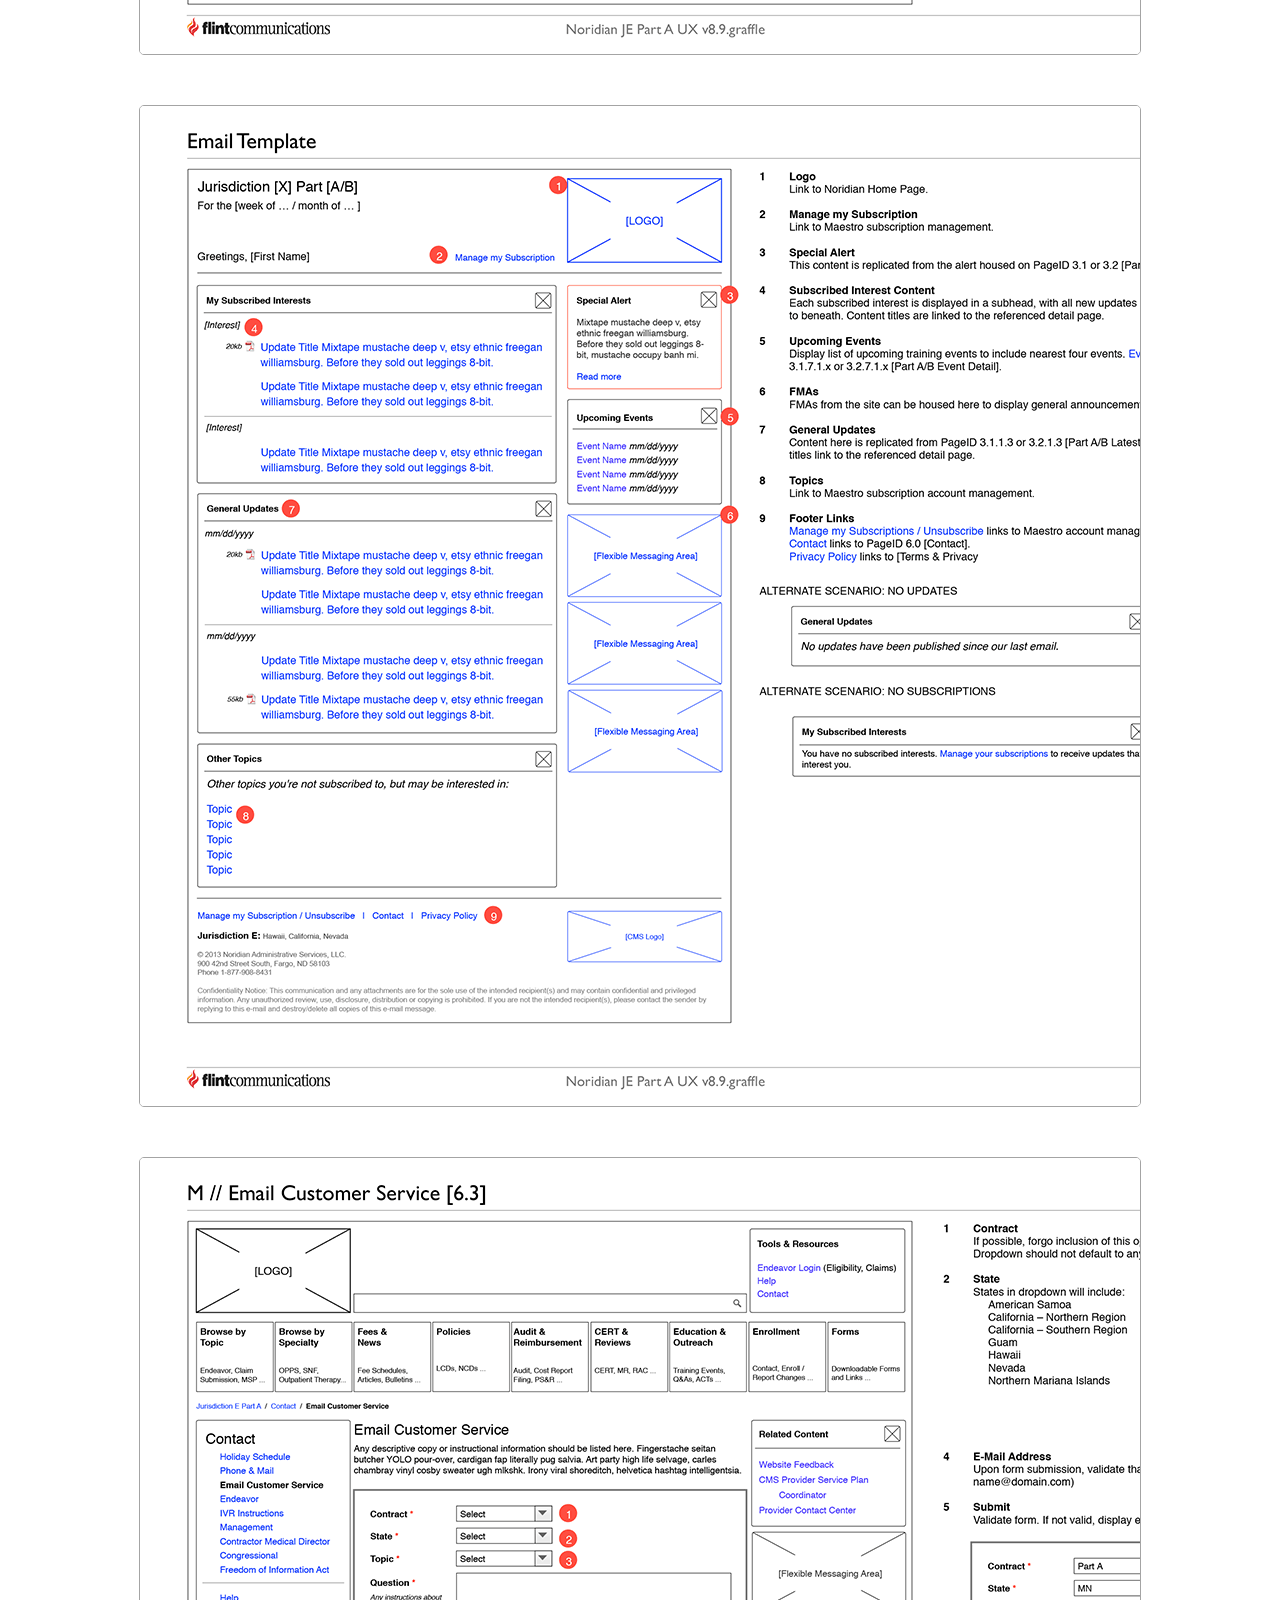
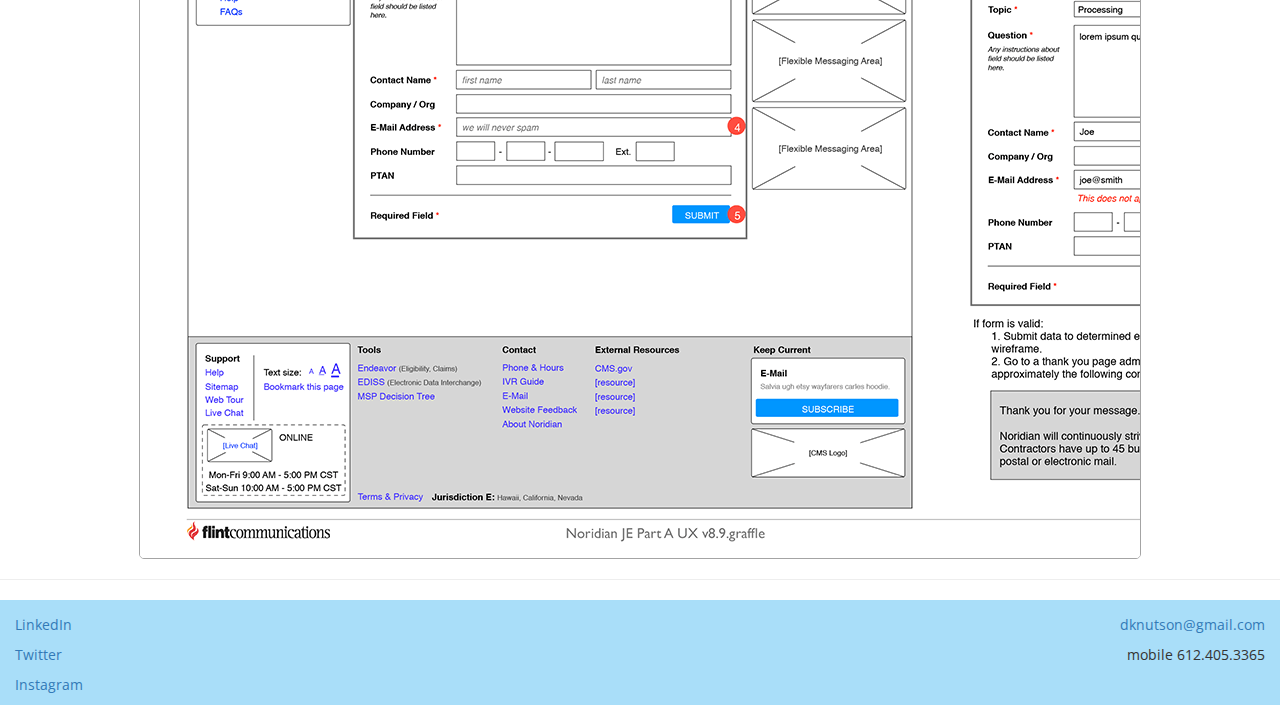
<file: flint_noridian.html>
<!DOCTYPE html>
<html lang="en">
  <head>
    <meta charset="utf-8">
    <meta http-equiv="X-UA-Compatible" content="IE=edge">
    <meta name="viewport" content="width=device-width, initial-scale=1">

    <title>Dan Knutson</title>

    <link href="css/bootstrap.min.css" rel="stylesheet">
    <link href="css/styles.css" rel="stylesheet">
    <link href='https://fonts.googleapis.com/css?family=Open+Sans:400,300' rel='stylesheet' type='text/css'>

  </head>
  <body>

    <nav class="navbar navbar-default navbar-fixed-top">
      <div class="container-fluid">
          <!-- Brand and toggle get grouped for better mobile display -->
          <div class="navbar-header">
            <button type="button" class="navbar-toggle collapsed" data-toggle="collapse" data-target="#bs-example-navbar-collapse-1" aria-expanded="false">
              <span class="sr-only">Toggle navigation</span>
              <span class="icon-bar"></span>
              <span class="icon-bar"></span>
              <span class="icon-bar"></span>
            </button>
            <a class="navbar-brand" href="index.html">Dan Knutson</a>
          </div>
          <!-- Collect the nav links, forms, and other content for toggling -->
          <div class="collapse navbar-collapse" id="bs-example-navbar-collapse-1">
            <ul class="nav navbar-nav navbar-right">
              <li><a href="index.html">home</a></li>
              <li><a href="about.html">about</a></li>
              <li><a href="work.html">work</a></li>
            </ul>
          </div><!-- /.navbar-collapse -->
        </div><!-- /.container-fluid -->
    </nav>

    <div class="jumbotron" class="center-block" style="background: #F45B69">
      <div class="col-xs-12" style="height:50px;"></div>
      <h2 class="text-center" style="color:white;">The Work</h2>
    </div>

  <div class="container-fluid">
    <div class="row">
      <div class="col-xs-12 col-md-4" >
        <div class="col-xs-12" style="height:20px;"></div>
        <img src="images/logos/200_flint.png" alt="Flint" class="center-block" />
        <img src="images/logos/200_noridian.png" alt="Noridian" class="center-block" />
      </div>
      <div class="col-xs-12 col-md-7">

        <h2>Flint Communications for Noridian</h2>
        <div class="col-xs-12" style="height:25px;"></div>

        <h4>Challenge</h4>
        <p>After acquiring a large contract with medicare, this healthcare solutions provider was on a strict deadline to meet Medicare demands.</p>

        <h4>Solution</h4>
        <p>Working with the team at Flint we lead the strategy and architecture portions of this website launch, requiring us to present daily-updated regulations to the pertinent medicare providers in a format that made it easy to find what they were looking for.  </p>

        <h4>Result</h4>
        <p>The new experience is light years ahead of other healthcare solutions providers, and we discovered we never want to work in medical billing operations. </p>
      </div>
    </div>
  </div>

  <div class="col-xs-12" style="height:50px;"></div>

  <div class="container-fluid">
      <img src="images/work/noridian1.png" class="img-responsive portfolio center-block" />
  </div>

  <div class="col-xs-12" style="height:50px;"></div>

  <div class="container-fluid">
      <img src="images/work/noridian2.png" class="img-responsive portfolio center-block" />
  </div>

  <div class="col-xs-12" style="height:50px;"></div>

  <div class="container-fluid">
      <img src="images/work/noridian3.png" class="img-responsive portfolio center-block" />
  </div>

  <hr />

  <div class="container-fluid" border-top="1px">
    <div class="row" style="background: #A9DEF9" >
      <div class="col-xs-12" style="height:15px;"></div>
      <div class="col-xs-5 col-md-5">
        <p><a href="https://www.linkedin.com/in/danknutson" target="_blank" >LinkedIn</a></p>
        <p><a href="https://www.twitter.com/dknutson" target="_blank" >Twitter</a></p>
        <p><a href="https://www.instagram.com/dknutson" target="_blank" >Instagram</a></p>
      </div>
      <div class="col-xs-2 col-md-2">
      </div>
      <div class="col-xs-5 col-md-5 text-right">
        <p><a href="mailto:dknutson@gmail.com" />dknutson@gmail.com</a></p>
        <p>mobile 612.405.3365</p>
      </div>
    </div>
  </div>

  <!-- jQuery (necessary for Bootstrap's JavaScript plugins) -->
  <script src="https://ajax.googleapis.com/ajax/libs/jquery/1.11.3/jquery.min.js"></script>
  <!-- Include all compiled plugins (below), or include individual files as needed -->
  <script src="https://maxcdn.bootstrapcdn.com/bootstrap/3.3.6/js/bootstrap.min.js"></script>
  </body>
  </html>
</file>
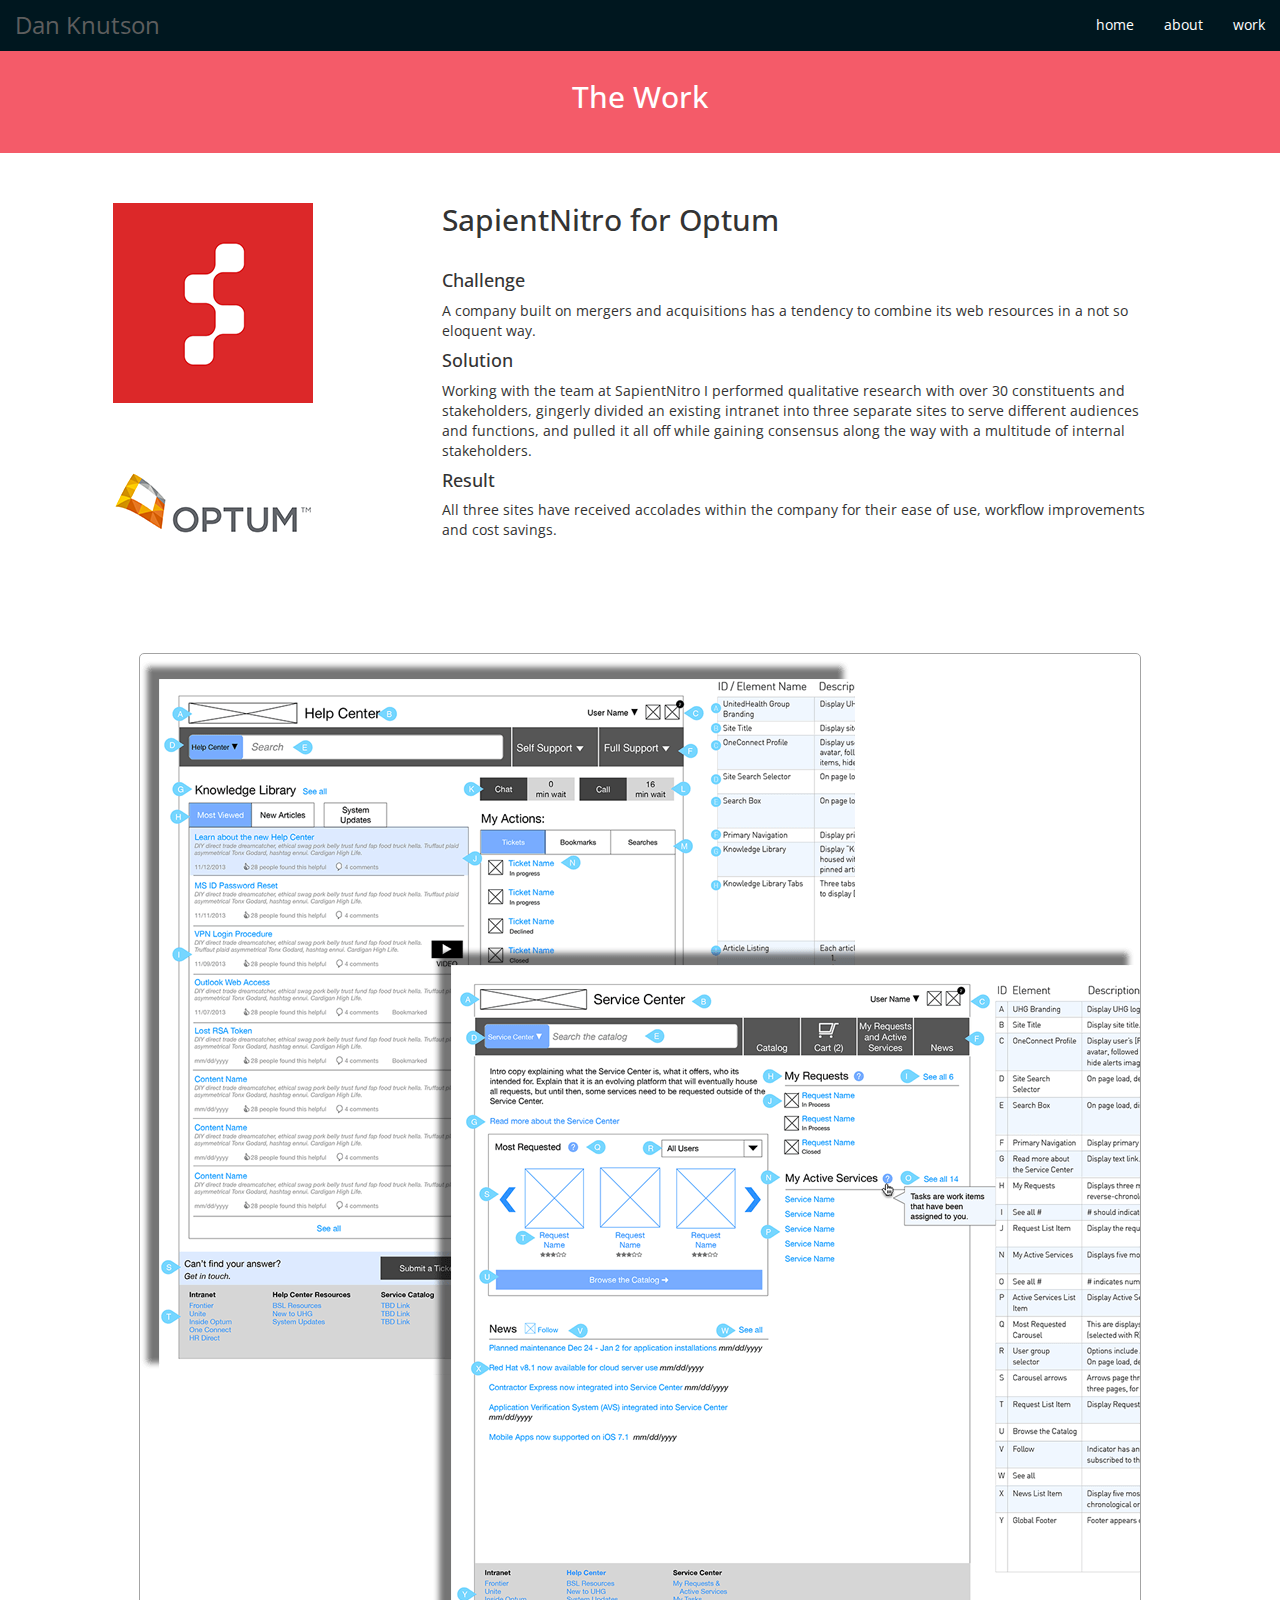
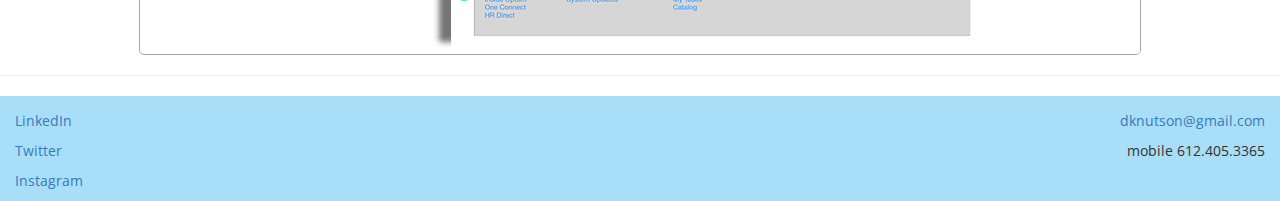
<file: sapient_optum.html>
<!DOCTYPE html>
<html lang="en">
  <head>
    <meta charset="utf-8">
    <meta http-equiv="X-UA-Compatible" content="IE=edge">
    <meta name="viewport" content="width=device-width, initial-scale=1">

    <title>Dan Knutson</title>

    <link href="css/bootstrap.min.css" rel="stylesheet">
    <link href="css/styles.css" rel="stylesheet">
    <link href='https://fonts.googleapis.com/css?family=Open+Sans:400,300' rel='stylesheet' type='text/css'>

  </head>
  <body>

    <nav class="navbar navbar-default navbar-fixed-top">
      <div class="container-fluid">
          <!-- Brand and toggle get grouped for better mobile display -->
          <div class="navbar-header">
            <button type="button" class="navbar-toggle collapsed" data-toggle="collapse" data-target="#bs-example-navbar-collapse-1" aria-expanded="false">
              <span class="sr-only">Toggle navigation</span>
              <span class="icon-bar"></span>
              <span class="icon-bar"></span>
              <span class="icon-bar"></span>
            </button>
            <a class="navbar-brand" href="index.html">Dan Knutson</a>
          </div>
          <!-- Collect the nav links, forms, and other content for toggling -->
          <div class="collapse navbar-collapse" id="bs-example-navbar-collapse-1">
            <ul class="nav navbar-nav navbar-right">
              <li><a href="index.html">home</a></li>
              <li><a href="about.html">about</a></li>
              <li><a href="work.html">work</a></li>
            </ul>
          </div><!-- /.navbar-collapse -->
        </div><!-- /.container-fluid -->
    </nav>

    <div class="jumbotron" class="center-block" style="background: #F45B69">
      <div class="col-xs-12" style="height:50px;"></div>
      <h2 class="text-center" style="color:white;">The Work</h2>
    </div>

  <div class="container-fluid">
    <div class="row">
      <div class="col-xs-12 col-md-4" >
        <div class="col-xs-12" style="height:20px;"></div>
        <img src="images/logos/200_sapientnitro.png" alt="Sapient" class="img-responsive center-block" />
        <img src="images/logos/200_optum.png" alt="Optum" class="img-responsive center-block" />
      </div>
      <div class="col-xs-12 col-md-7">
        <h2>SapientNitro for Optum</h2>
        <div class="col-xs-12" style="height:25px;"></div>
        <h4>Challenge</h4>
        <p>A company built on mergers and acquisitions has a tendency to combine its web resources in a not so eloquent way.</p>

        <h4>Solution</h4>
        <p>Working with the team at SapientNitro I performed qualitative research with over 30 constituents and stakeholders, gingerly divided an existing intranet into three separate sites to serve different audiences and functions, and pulled it all off while gaining consensus along the way with a multitude of internal stakeholders.</p>

        <h4>Result</h4>
        <p>All three sites have received accolades within the company for their ease of use, workflow improvements and cost savings.</p>
      </div>
    </div>
  </div>

<div class="col-xs-12" style="height:50px;"></div>

  <div class="container-fluid">
      <img src="images/work/sapient_optum.png" class="img-responsive portfolio center-block" />
  </div>

  <hr />

  <div class="container-fluid" border-top="1px">
    <div class="row" style="background: #A9DEF9" >
      <div class="col-xs-12" style="height:15px;"></div>
      <div class="col-xs-5 col-md-5">
        <p><a href="https://www.linkedin.com/in/danknutson" target="_blank" >LinkedIn</a></p>
        <p><a href="https://www.twitter.com/dknutson" target="_blank" >Twitter</a></p>
        <p><a href="https://www.instagram.com/dknutson" target="_blank" >Instagram</a></p>
      </div>
      <div class="col-xs-2 col-md-2">
      </div>
      <div class="col-xs-5 col-md-5 text-right">
        <p><a href="mailto:dknutson@gmail.com" />dknutson@gmail.com</a></p>
        <p>mobile 612.405.3365</p>
      </div>
    </div>
  </div>

  <!-- jQuery (necessary for Bootstrap's JavaScript plugins) -->
  <script src="https://ajax.googleapis.com/ajax/libs/jquery/1.11.3/jquery.min.js"></script>
  <!-- Include all compiled plugins (below), or include individual files as needed -->
  <script src="https://maxcdn.bootstrapcdn.com/bootstrap/3.3.6/js/bootstrap.min.js"></script>
  </body>
  </html>
</file>
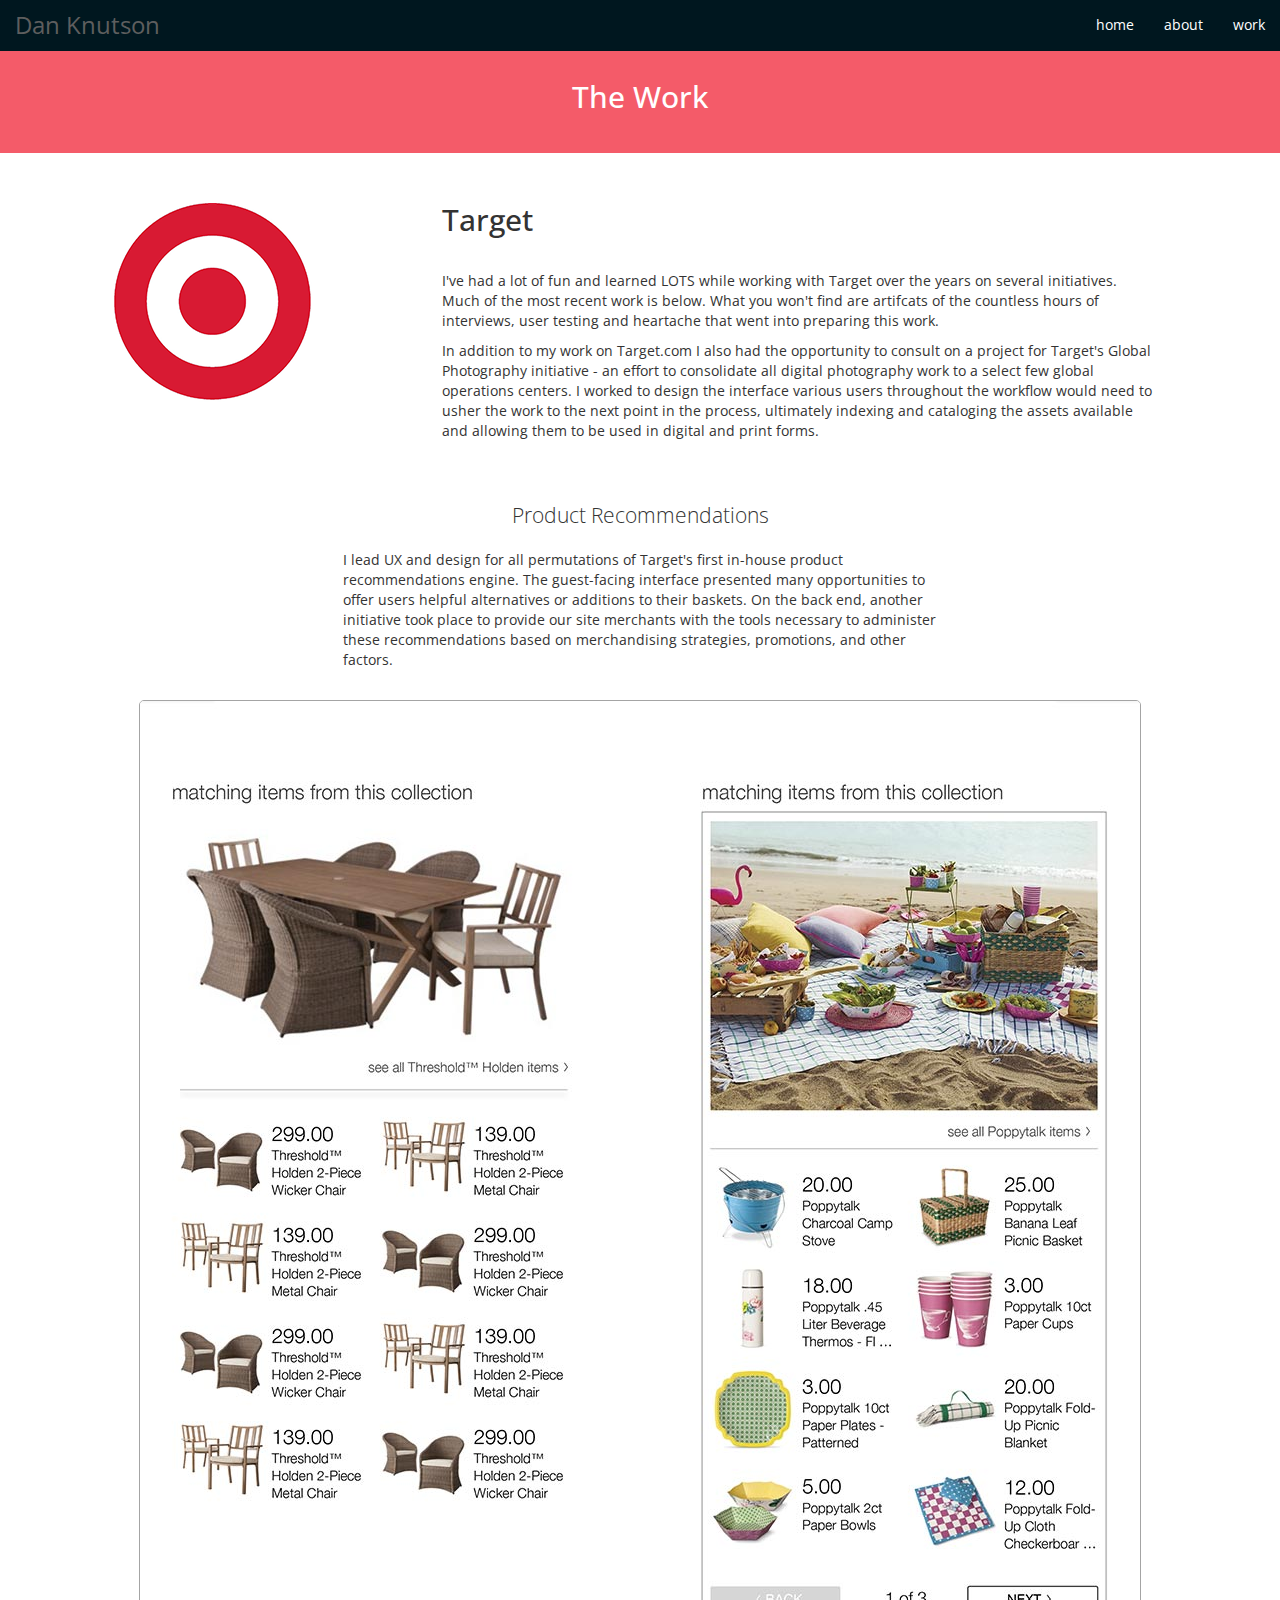
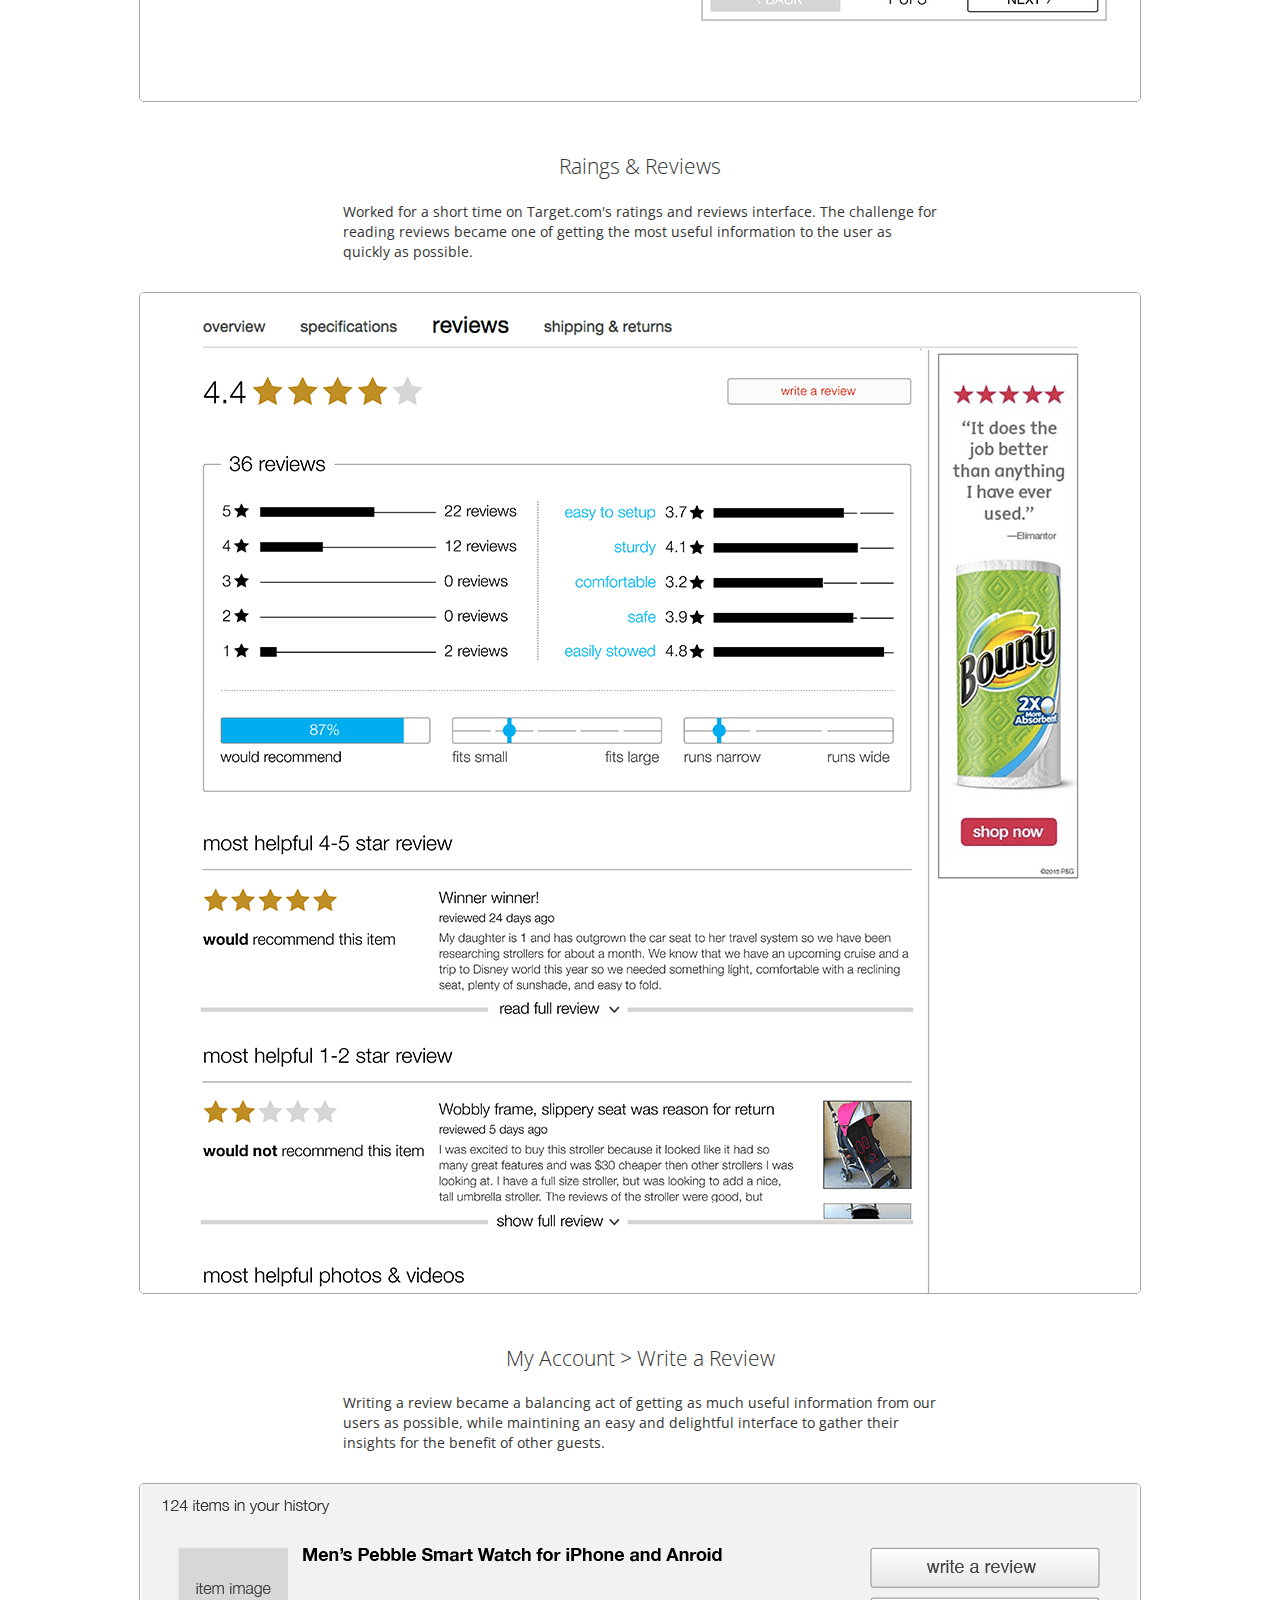
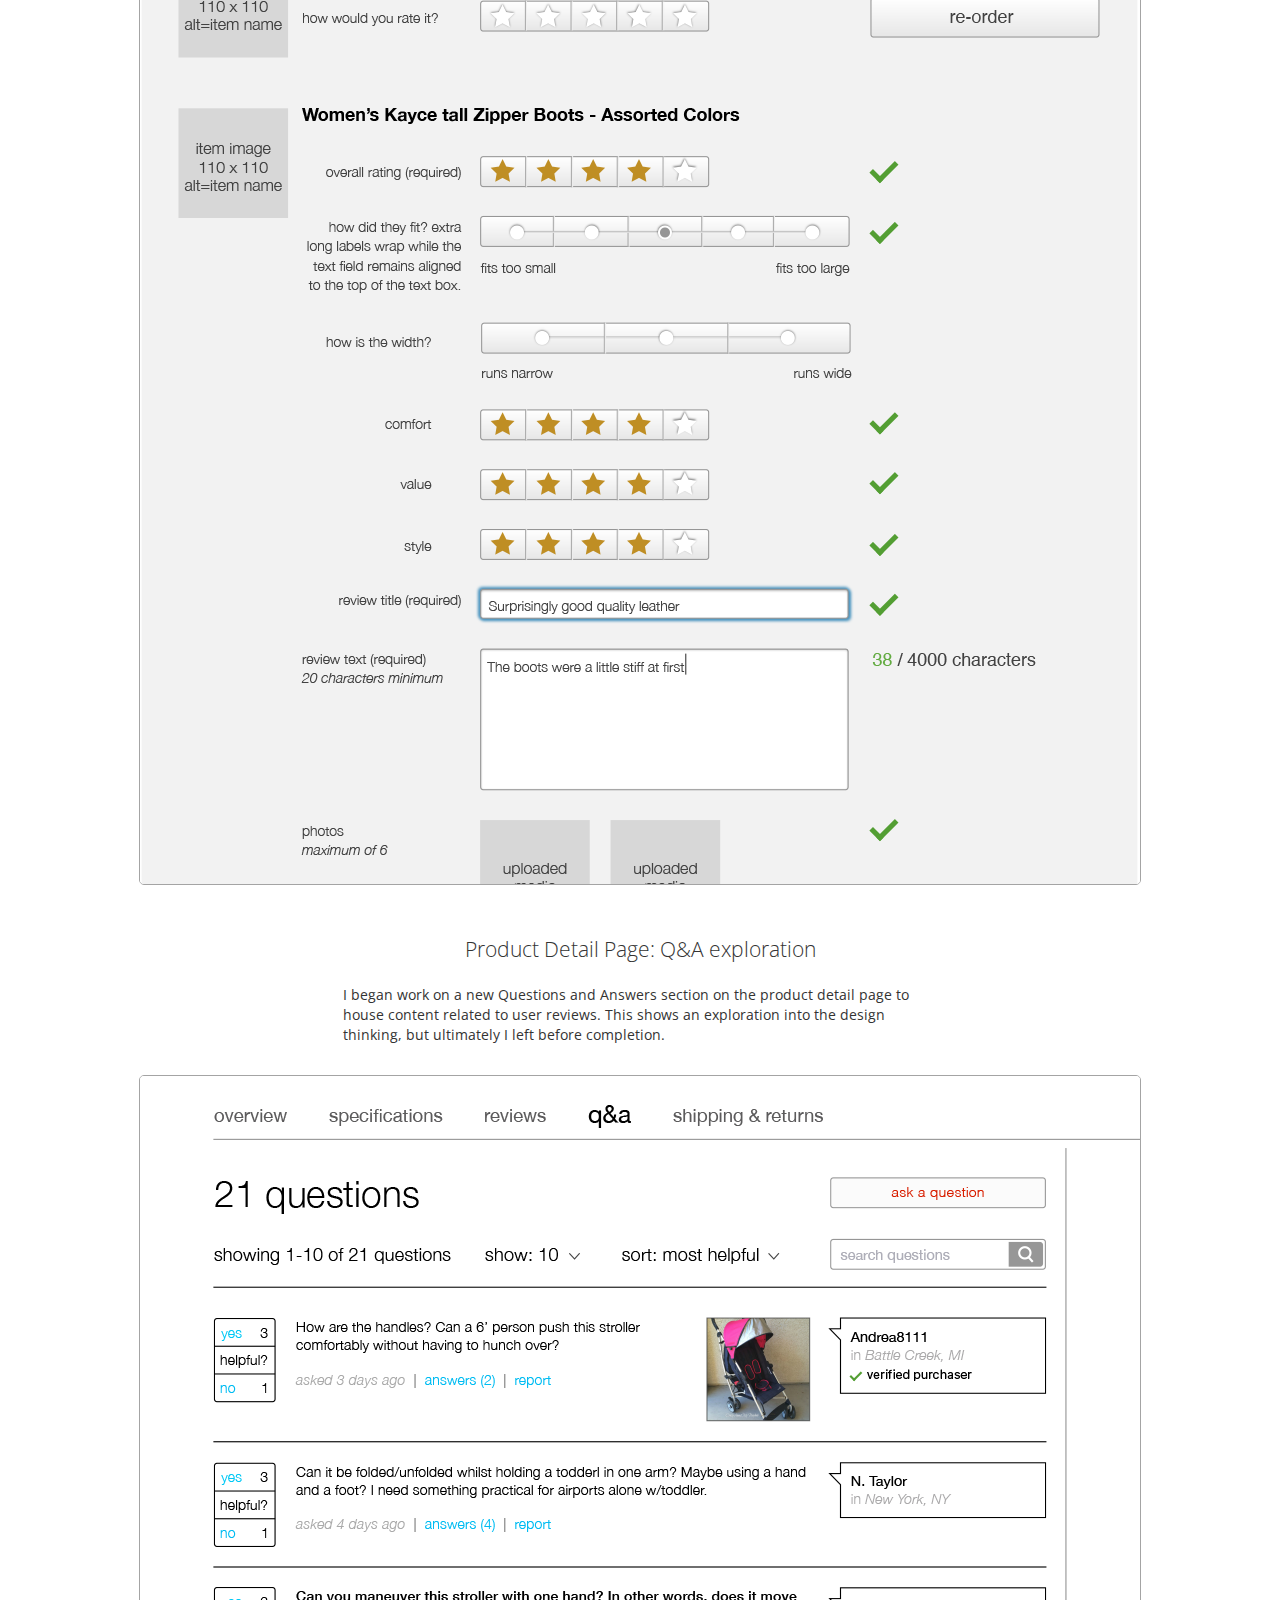
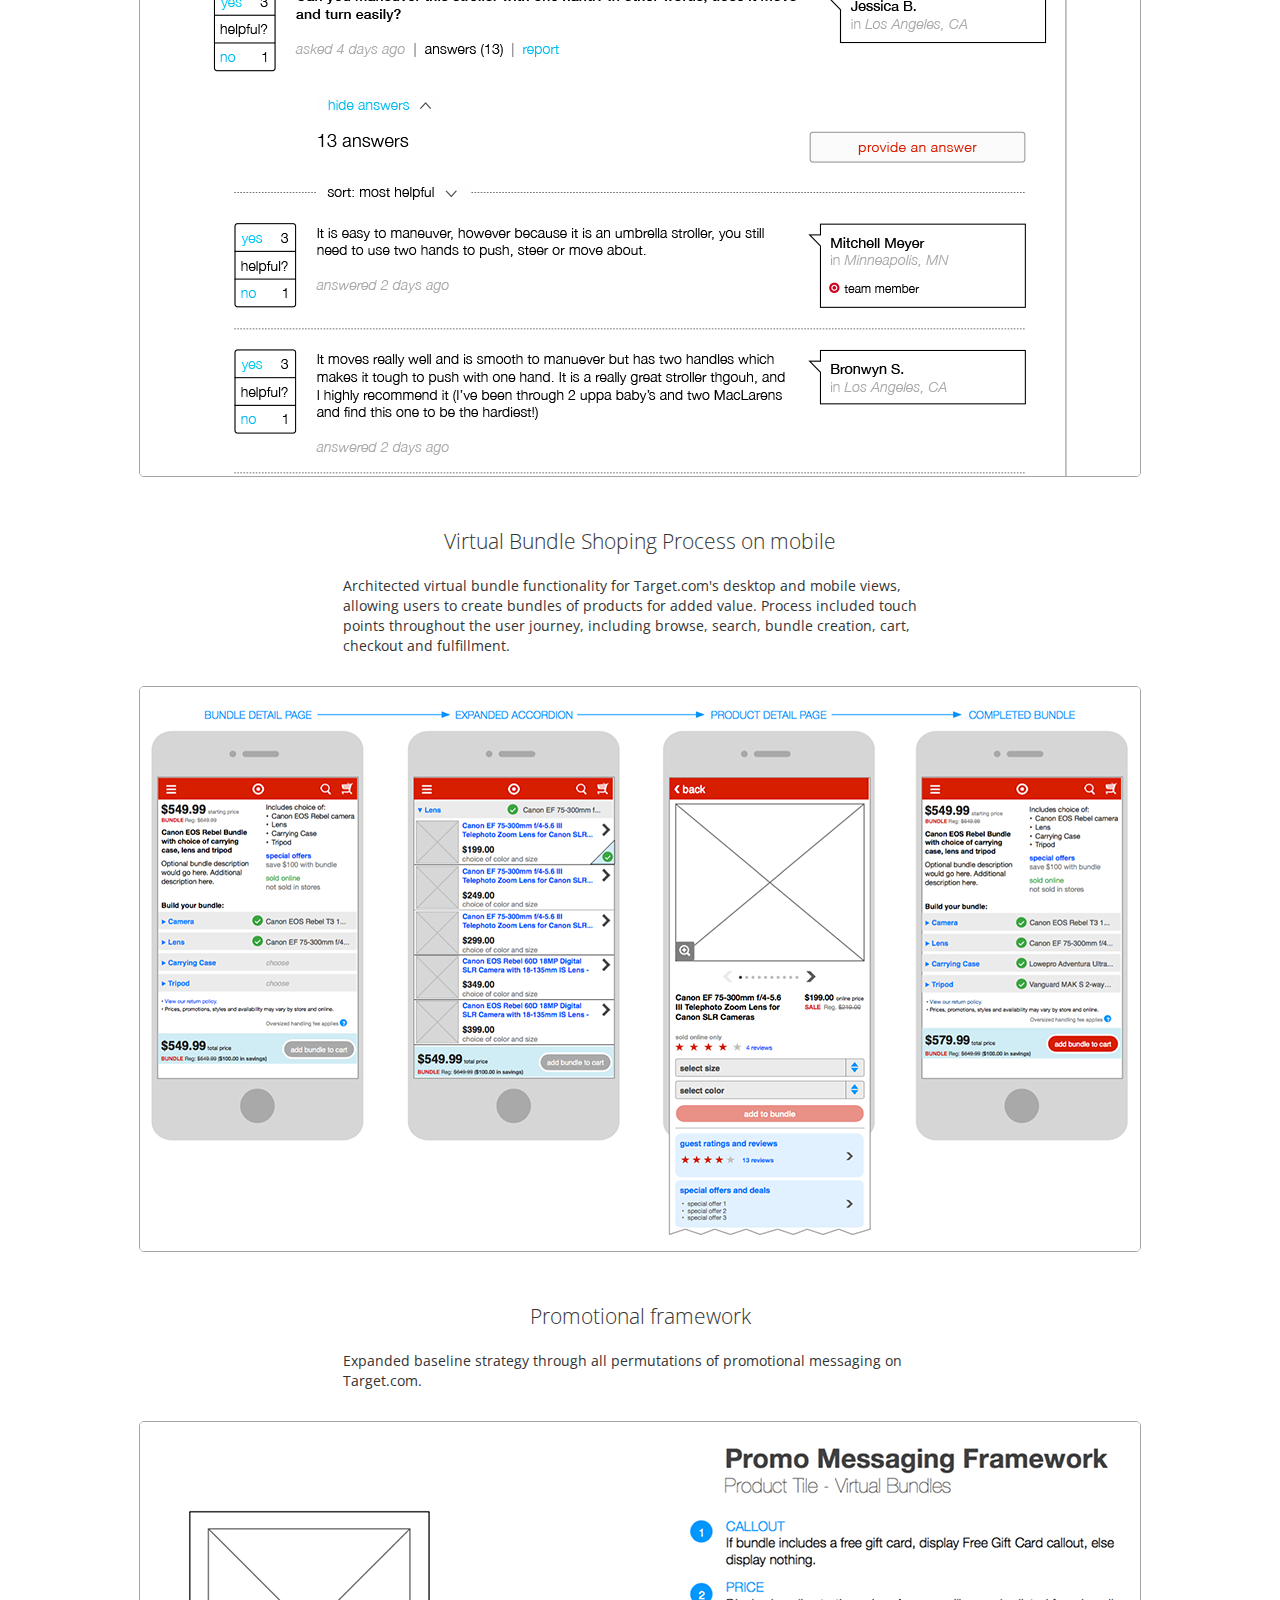
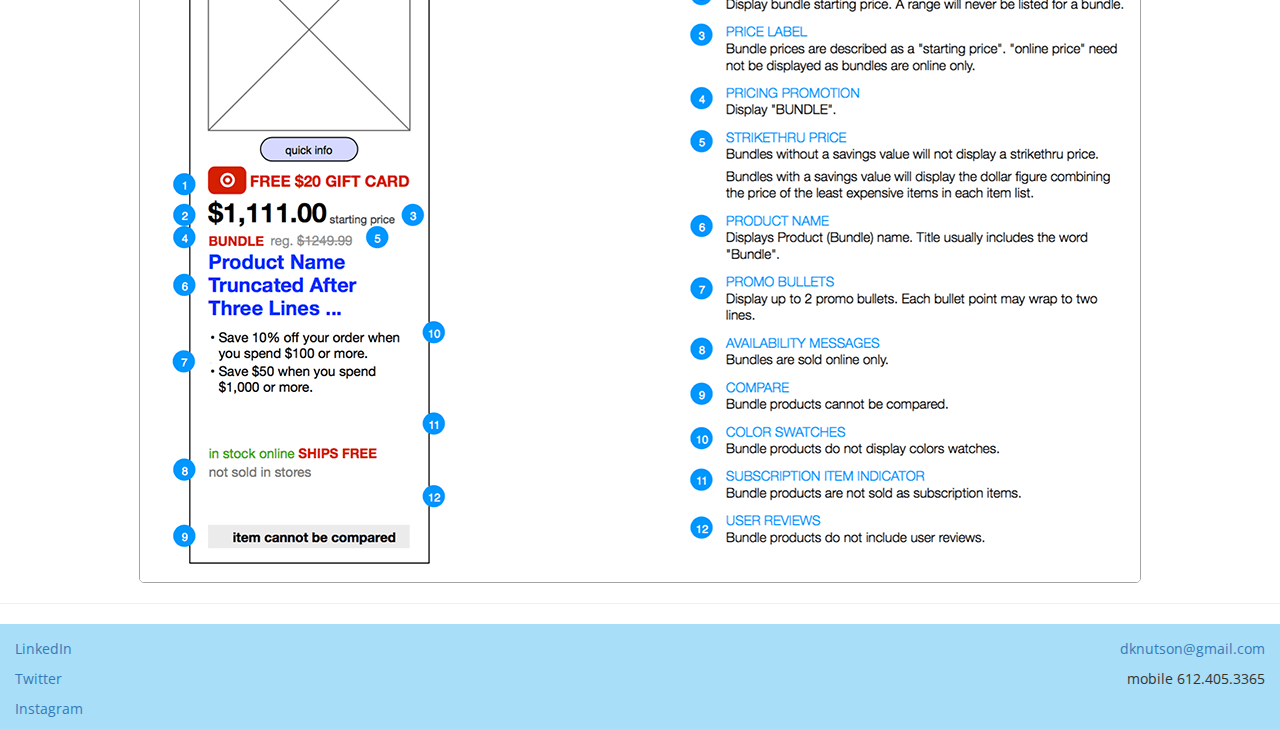
<file: target.html>
<!DOCTYPE html>
<html lang="en">
  <head>
    <meta charset="utf-8">
    <meta http-equiv="X-UA-Compatible" content="IE=edge">
    <meta name="viewport" content="width=device-width, initial-scale=1">

    <title>Dan Knutson</title>

    <link href="css/bootstrap.min.css" rel="stylesheet">
    <link href="css/styles.css" rel="stylesheet">
    <link href='https://fonts.googleapis.com/css?family=Open+Sans:400,300' rel='stylesheet' type='text/css'>

  </head>
  <body>

    <nav class="navbar navbar-default navbar-fixed-top">
      <div class="container-fluid">
          <!-- Brand and toggle get grouped for better mobile display -->
          <div class="navbar-header">
            <button type="button" class="navbar-toggle collapsed" data-toggle="collapse" data-target="#bs-example-navbar-collapse-1" aria-expanded="false">
              <span class="sr-only">Toggle navigation</span>
              <span class="icon-bar"></span>
              <span class="icon-bar"></span>
              <span class="icon-bar"></span>
            </button>
            <a class="navbar-brand" href="index.html">Dan Knutson</a>
          </div>
          <!-- Collect the nav links, forms, and other content for toggling -->
          <div class="collapse navbar-collapse" id="bs-example-navbar-collapse-1">
            <ul class="nav navbar-nav navbar-right">
              <li><a href="index.html">home</a></li>
              <li><a href="about.html">about</a></li>
              <li><a href="work.html">work</a></li>
            </ul>
          </div><!-- /.navbar-collapse -->
        </div><!-- /.container-fluid -->
    </nav>

    <div class="jumbotron" class="center-block" style="background: #F45B69">
      <div class="col-xs-12" style="height:50px;"></div>
      <h2 class="text-center" style="color:white;">The Work</h2>
    </div>

  <div class="container-fluid">
    <div class="row">
      <div class="col-xs-12 col-md-4" >
        <div class="col-xs-12" style="height:20px;"></div>
        <img src="images/logos/200_target.png" alt="Target" class="center-block" />
      </div>
      <div class="col-xs-12 col-md-7">
        <h2>Target</h2>
        <div class="col-xs-12" style="height:25px;"></div>
        <p>I've had a lot of fun and learned LOTS while working with Target over the years on several initiatives. Much of the most recent work is below. What you won't find are artifcats of the countless hours of interviews, user testing and heartache that went into preparing this work.</p>
        <p>In addition to my work on Target.com I also had the opportunity to consult on a project for Target's Global Photography initiative - an effort to consolidate all digital photography work to a select few global operations centers. I worked to design the interface various users throughout the workflow would need to usher the work to the next point in the process, ultimately indexing and cataloging the assets available and allowing them to be used in digital and print forms.</p>
      </div>
    </div>
  </div>

<div class="col-xs-12" style="height:50px;"></div>

  <div class="container-fluid">
    <div class="row text-center">
      <p class="lead">Product Recommendations</p>
    </div>
    <div class="col-xs-12 col-md-6 col-md-offset-3" >
      <p>I lead UX and design for all permutations of Target's first in-house product recommendations engine. The guest-facing interface presented many opportunities to offer users helpful alternatives or additions to their baskets. On the back end, another initiative took place to provide our site merchants with the tools necessary to administer these recommendations based on merchandising strategies, promotions, and other factors.<br/><br/></p>
    </div>
      <img src="images/work/target2.jpg" class="img-responsive portfolio center-block" />
  </div>

  <div class="col-xs-12" style="height:50px;"></div>

  <div class="container-fluid">
    <div class="row text-center">
      <p class="lead">Raings & Reviews</p>
    </div>
    <div class="col-xs-12 col-md-6 col-md-offset-3" >
      <p>Worked for a short time on Target.com's ratings and reviews interface. The challenge for reading reviews became one of getting the most useful information to the user as quickly as possible.<br/><br/></p>
    </div>
      <img src="images/work/target1.png" class="img-responsive portfolio center-block" />
  </div>

    <div class="col-xs-12" style="height:50px;"></div>

  <div class="container-fluid">
    <div class="row text-center">
      <p class="lead">My Account > Write a Review</p>
    </div>
    <div class="col-xs-12 col-md-6 col-md-offset-3" >
      <p>Writing a review became a balancing act of getting as much useful information from our users as possible, while maintining an easy and delightful interface to gather their insights for the benefit of other guests. <br/><br/></p>
    </div>
      <img src="images/work/target3.png" class="img-responsive portfolio center-block" />
    </div>

    <div class="col-xs-12" style="height:50px;"></div>

  <div class="container-fluid">
    <div class="row text-center">
      <p class="lead">Product Detail Page: Q&A exploration</p>
    </div>
    <div class="col-xs-12 col-md-6 col-md-offset-3" >
      <p>I began work on a new Questions and Answers section on the product detail page to house content related to user reviews. This shows an exploration into the design thinking, but ultimately I left before completion.<br/><br/></p>
    </div>
      <img src="images/work/target4.png" class="img-responsive portfolio center-block" />
  </div>

    <div class="col-xs-12" style="height:50px;"></div>

  <div class="container-fluid">
    <div class="row text-center">
      <p class="lead">Virtual Bundle Shoping Process on mobile</p>
    </div>
    <div class="col-xs-12 col-md-6 col-md-offset-3" >
      <p>Architected virtual bundle functionality for Target.com's desktop and mobile views, allowing users to create bundles of products for added value. Process included touch points throughout the user journey, including browse, search, bundle creation, cart, checkout and fulfillment.<br/><br/></p>
    </div>
    <img src="images/work/target5.png" class="img-responsive portfolio center-block" />
  </div>

    <div class="col-xs-12" style="height:50px;"></div>

  <div class="container-fluid">
    <div class="row text-center">
      <p class="lead">Promotional framework</p>
    </div>
    <div class="col-xs-12 col-md-6 col-md-offset-3" >
      <p>Expanded baseline strategy through all permutations of promotional messaging on Target.com.<br/><br/></p>
    </div>
    <img src="images/work/target6.png" class="img-responsive portfolio center-block" />
  </div>

  <hr />

  <div class="container-fluid" border-top="1px">
    <div class="row" style="background: #A9DEF9" >
      <div class="col-xs-12" style="height:15px;"></div>
      <div class="col-xs-5 col-md-5">
        <p><a href="https://www.linkedin.com/in/danknutson" target="_blank" >LinkedIn</a></p>
        <p><a href="https://www.twitter.com/dknutson" target="_blank" >Twitter</a></p>
        <p><a href="https://www.instagram.com/dknutson" target="_blank" >Instagram</a></p>
      </div>
      <div class="col-xs-2 col-md-2">
      </div>
      <div class="col-xs-5 col-md-5 text-right">
        <p><a href="mailto:dknutson@gmail.com" />dknutson@gmail.com</a></p>
        <p>mobile 612.405.3365</p>
      </div>
    </div>
  </div>

  <!-- jQuery (necessary for Bootstrap's JavaScript plugins) -->
  <script src="https://ajax.googleapis.com/ajax/libs/jquery/1.11.3/jquery.min.js"></script>
  <!-- Include all compiled plugins (below), or include individual files as needed -->
  <script src="https://maxcdn.bootstrapcdn.com/bootstrap/3.3.6/js/bootstrap.min.js"></script>
  </body>
  </html>
</file>
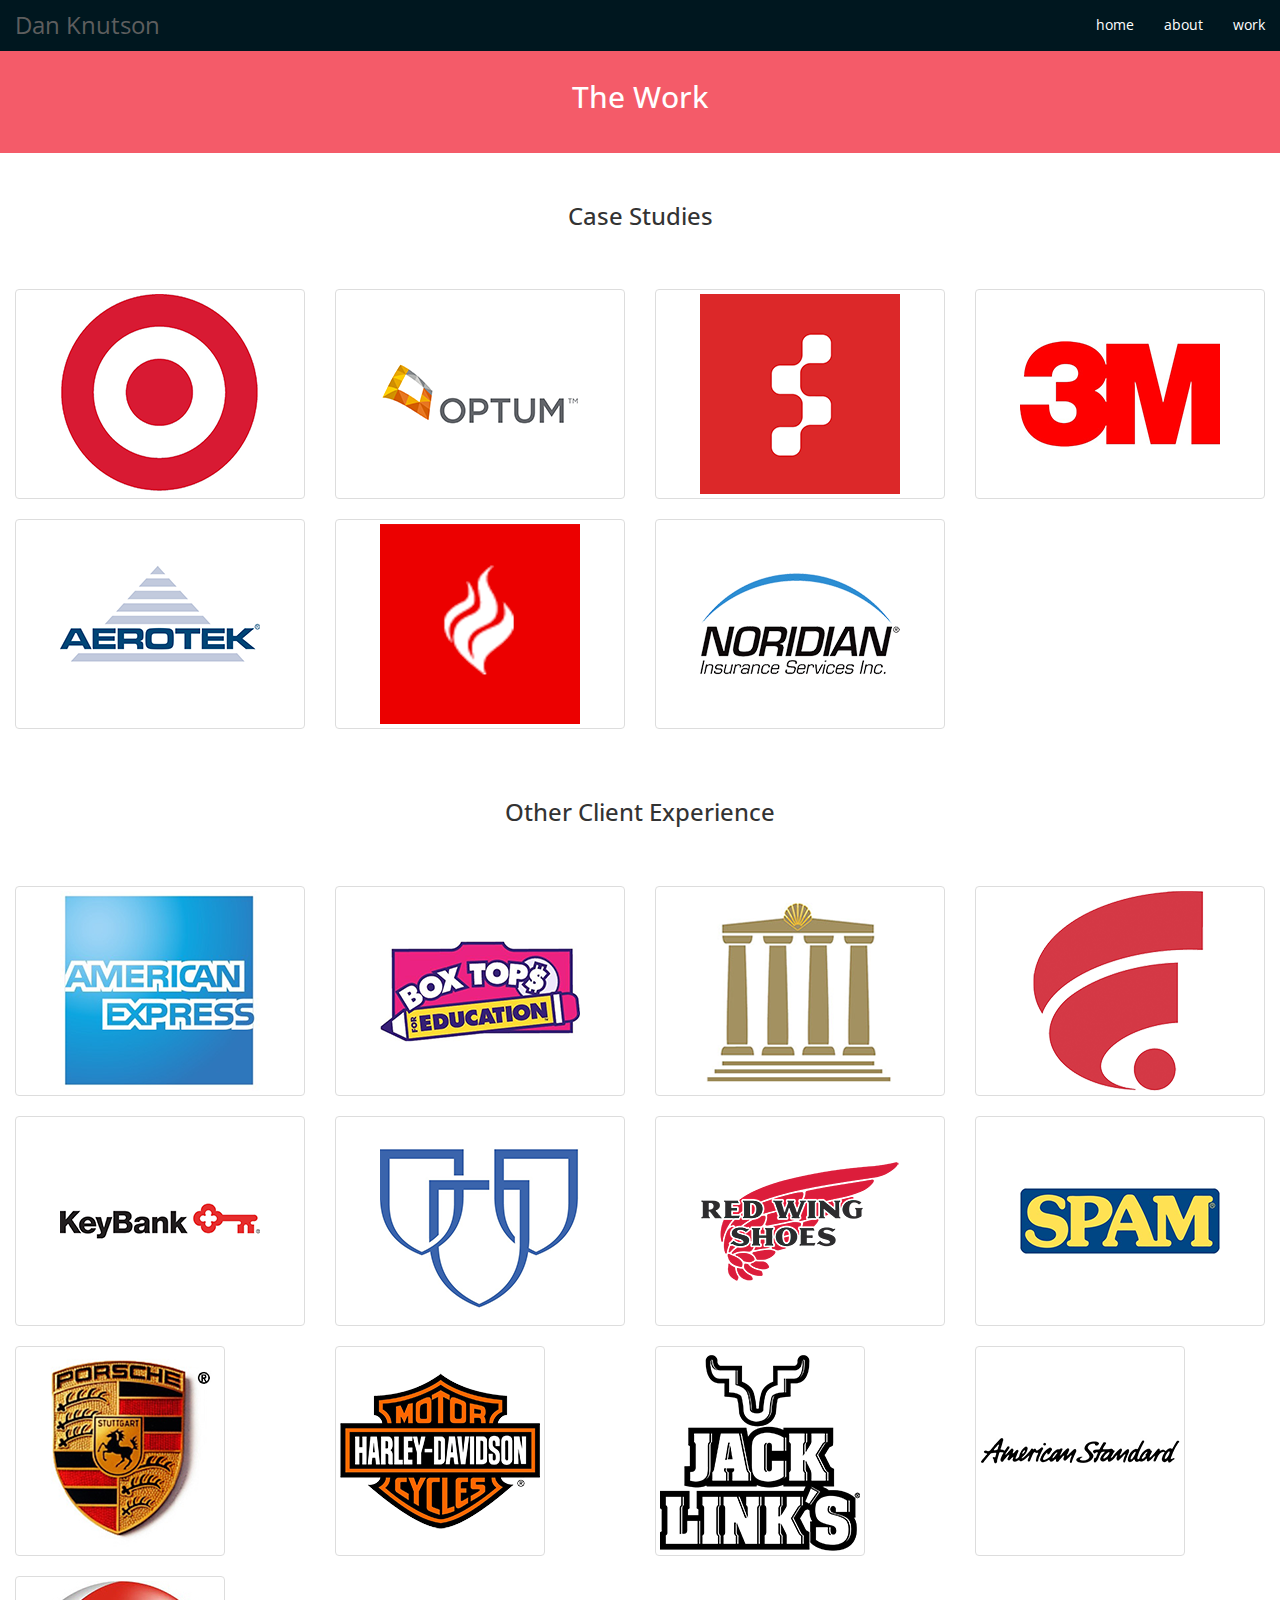
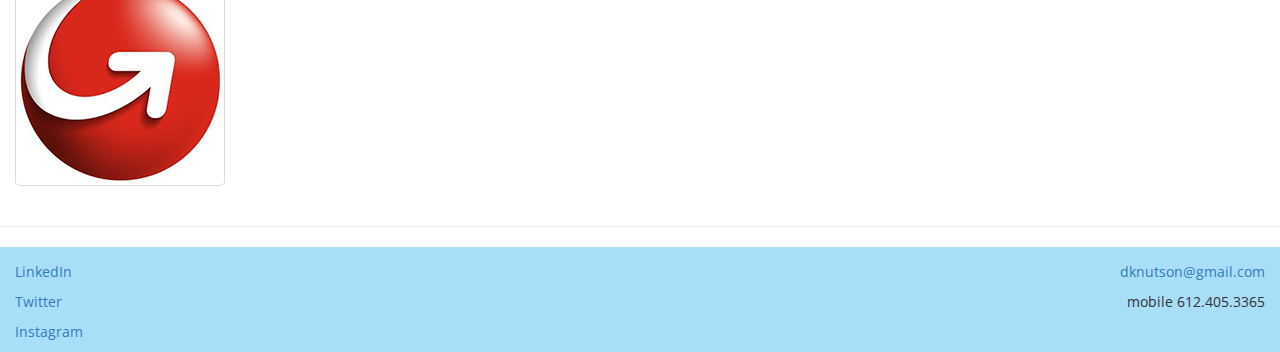
<file: work.html>
<!DOCTYPE html>
<html lang="en">
  <head>
    <meta charset="utf-8">
    <meta http-equiv="X-UA-Compatible" content="IE=edge">
    <meta name="viewport" content="width=device-width, initial-scale=1">

    <title>Dan Knutson</title>

    <link href="css/bootstrap.min.css" rel="stylesheet">
    <link href="css/styles.css" rel="stylesheet">
    <link href='https://fonts.googleapis.com/css?family=Open+Sans:400,300' rel='stylesheet' type='text/css'>

  </head>
  <body>

    <nav class="navbar navbar-default navbar-fixed-top">
      <div class="container-fluid">
          <!-- Brand and toggle get grouped for better mobile display -->
          <div class="navbar-header">
            <button type="button" class="navbar-toggle collapsed" data-toggle="collapse" data-target="#bs-example-navbar-collapse-1" aria-expanded="false">
              <span class="sr-only">Toggle navigation</span>
              <span class="icon-bar"></span>
              <span class="icon-bar"></span>
              <span class="icon-bar"></span>
            </button>
            <a class="navbar-brand" href="index.html">Dan Knutson</a>
          </div>
          <!-- Collect the nav links, forms, and other content for toggling -->
          <div class="collapse navbar-collapse" id="bs-example-navbar-collapse-1">
            <ul class="nav navbar-nav navbar-right">
              <li><a href="index.html">home</a></li>
              <li><a href="about.html">about</a></li>
              <li><a href="work.html">work</a></li>
            </ul>
          </div><!-- /.navbar-collapse -->
        </div><!-- /.container-fluid -->
    </nav>


    <div class="jumbotron" class="center-block" style="background: #F45B69">
      <div class="col-xs-12" style="height:50px;"></div>
      <h2 class="text-center" style="color:white;">The Work</h2>
    </div>

    <div class="container-fluid">
      <div class="row">
        <h3 class="text-center">Case Studies</h3>
      </div>
    </div>

    <div class="container-fluid">
      <div class="row">
        <div class="col-xs-12" style="height:50px;"></div>
        <div class="col-xs-6 col-md-3">
          <a href="target.html" class="thumbnail"><img src="images/logos/200_target.png" alt="Target"></a>
        </div>
        <div class="col-xs-6 col-md-3">
          <a href="sapient_optum.html" class="thumbnail"><img src="images/logos/200_optum.png" alt="Optum"></a>
        </div>
        <div class="col-xs-6 col-md-3">
          <a href="sapient_optum.html" class="thumbnail"><img src="images/logos/200_sapientnitro.png" alt="SapientNitro"></a>
        </div>
        <div class="col-xs-6 col-md-3">
          <a href="3m.html" class="thumbnail"><img src="images/logos/200_3m.png" alt="3M"></a>
        </div>
        <div class="col-xs-6 col-md-3">
          <a href="aerotek.html" class="thumbnail"><img src="images/logos/200_aerotek.png" alt="3M"></a>
        </div>
        <div class="col-xs-6 col-md-3">
          <a href="flint_noridian.html" class="thumbnail"><img src="images/logos/200_flint.png" alt="Flint"></a>
        </div>
        <div class="col-xs-6 col-md-3">
          <a href="flint_noridian.html" class="thumbnail"><img src="images/logos/200_noridian.png" alt="Noridian"></a>
        </div>
      </div>
    </div>

    <div class="container-fluid">
      <div class="row">
        <div class="col-xs-12" style="height:50px;"></div>
        <h3 class="text-center">Other Client Experience</h3>
          <div class="col-xs-12" style="height:50px;"></div>
          <div class="col-xs-6 col-md-3">
            <a href="#" class="thumbnail"><img src="images/logos/200_amex.png" alt="American Express"></a>
          </div>
          <div class="col-xs-6 col-md-3">
            <a href="#" class="thumbnail"><img src="images/logos/200_bt4e.png" alt="Box Tops 4 Education"></a>
          </div>
          <div class="col-xs-6 col-md-3">
            <a href="#" class="thumbnail"><img src="images/logos/200_concordia.png" alt="Concordia University Chicago"></a>
          </div>
          <div class="col-xs-6 col-md-3">
            <a href="#" class="thumbnail"><img src="images/logos/200_famousfootwear.png" alt="Famous Footwear"></a>
          </div>
          <div class="col-xs-6 col-md-3">
            <a href="#" class="thumbnail"><img src="images/logos/200_keybank.png" alt="Key Bank"></a>
          </div>
          <div class="col-xs-6 col-md-3">
            <a href="#" class="thumbnail"><img src="images/logos/200_mayo.png" alt="Mayo Clinic Health Systems"></a>
          </div>
          <div class="col-xs-6 col-md-3">
            <a href="#" class="thumbnail"><img src="images/logos/200_redwing_shoes.png" alt="Red Wing Shoes"></a>
          </div>
          <div class="col-xs-6 col-md-3">
            <a href="#" class="thumbnail"><img src="images/logos/200_spam.png" alt="SPAM"></a>
          </div>
          <div class="col-xs-6 col-md-3">
            <img class="thumbnail" src="images/logos/200_porsche.png" alt="Porsche">
          </div>
          <div class="col-xs-6 col-md-3">
            <img class="thumbnail" src="images/logos/200_harley.png" alt="Harley Davidson">
          </div>
          <div class="col-xs-6 col-md-3">
            <img class="thumbnail" src="images/logos/200_jacklinks.png" alt="Jack Links Beef Jerkey">
          </div>
          <div class="col-xs-6 col-md-3">
            <img class="thumbnail" src="images/logos/200_americanstandard.png" alt="American Standard">
          </div>
          <div class="col-xs-6 col-md-3">
            <img class="thumbnail" src="images/logos/200_moneygram.jpg" alt="Money Gram">
          </div>
        </div>
      </div>
    </div>

<hr />

    <div class="container-fluid" border-top="1px">
      <div class="row" style="background: #A9DEF9" >
        <div class="col-xs-12" style="height:15px;"></div>
        <div class="col-xs-5 col-md-5">
          <p><a href="https://www.linkedin.com/in/danknutson" target="_blank" >LinkedIn</a></p>
          <p><a href="https://www.twitter.com/dknutson" target="_blank" >Twitter</a></p>
          <p><a href="https://www.instagram.com/dknutson" target="_blank" >Instagram</a></p>
        </div>
        <div class="col-xs-2 col-md-2">
        </div>
        <div class="col-xs-5 col-md-5 text-right">
          <p><a href="mailto:dknutson@gmail.com" />dknutson@gmail.com</a></p>
          <p>mobile 612.405.3365</p>
        </div>
      </div>
    </div>

  <!-- jQuery (necessary for Bootstrap's JavaScript plugins) -->
  <script src="https://ajax.googleapis.com/ajax/libs/jquery/1.11.3/jquery.min.js"></script>
  <!-- Include all compiled plugins (below), or include individual files as needed -->
  <script src="https://maxcdn.bootstrapcdn.com/bootstrap/3.3.6/js/bootstrap.min.js"></script>
  </body>
  </html>
</file>
<file: css/styles.css>
.grow_container {
  -webkit-transition: all .25s;
  -moz-transition: all .25s;
  -ms-transition: all .25s;
  -o-transition: all .25s;
  transition: all .25s;
}

.grow_container:onclick {
  height: 800px;
}

.portfolio {
  border: 1px solid #A4A4A4;
  border-radius: 5px;
}

.navbar-default {
    background-color: #00171F;
    border-color: #00171F;
}

.navbar-default .navbar-brand {
    color: #ffffff;
    font-size: 24px;
}
.navbar-default .navbar-nav>li>a {
    color: #ffffff;
}

.jumbotron {
    position: relative;
    /*background: #000 url(images/backgrounds/userflow_apply.png) center center;*/
    width: 100%;
    height: 100%;
    background-size: cover;
    overflow: hidden;
}

.hr {
  width:100%;
  border: 1px;
}

html {
  font-family: 'Open Sans', sans-serif;
  -webkit-text-size-adjust: 100%;
      -ms-text-size-adjust: 100%;
}

body {
  font-family: 'Open Sans', sans-serif;
  font-size: 14px;
  line-height: 1.42857143;
  color: #333;
  background-color: #fff;
}

.jumbotron {
  padding-top: 30px;
  padding-bottom: 30px;
  margin-bottom: 30px;
  color: inherit;
  background-color: #eee;
}
</file>
